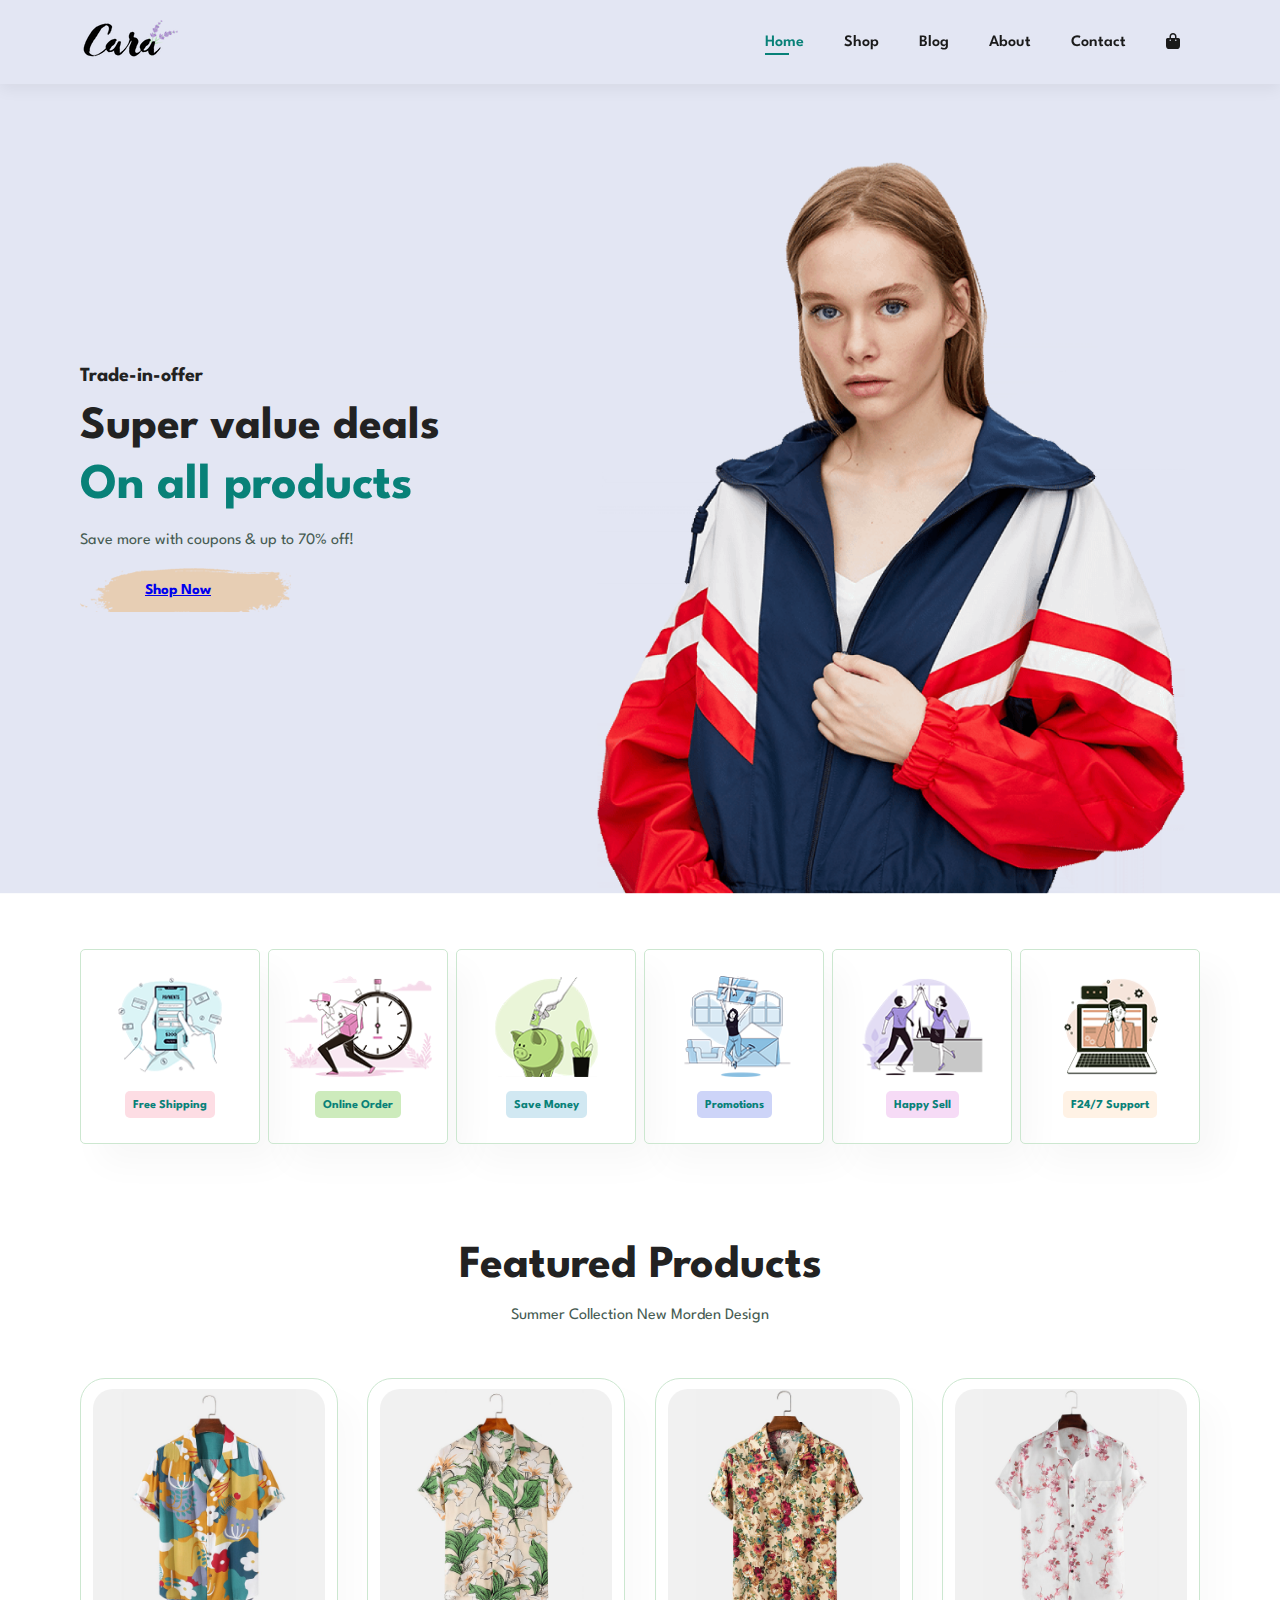
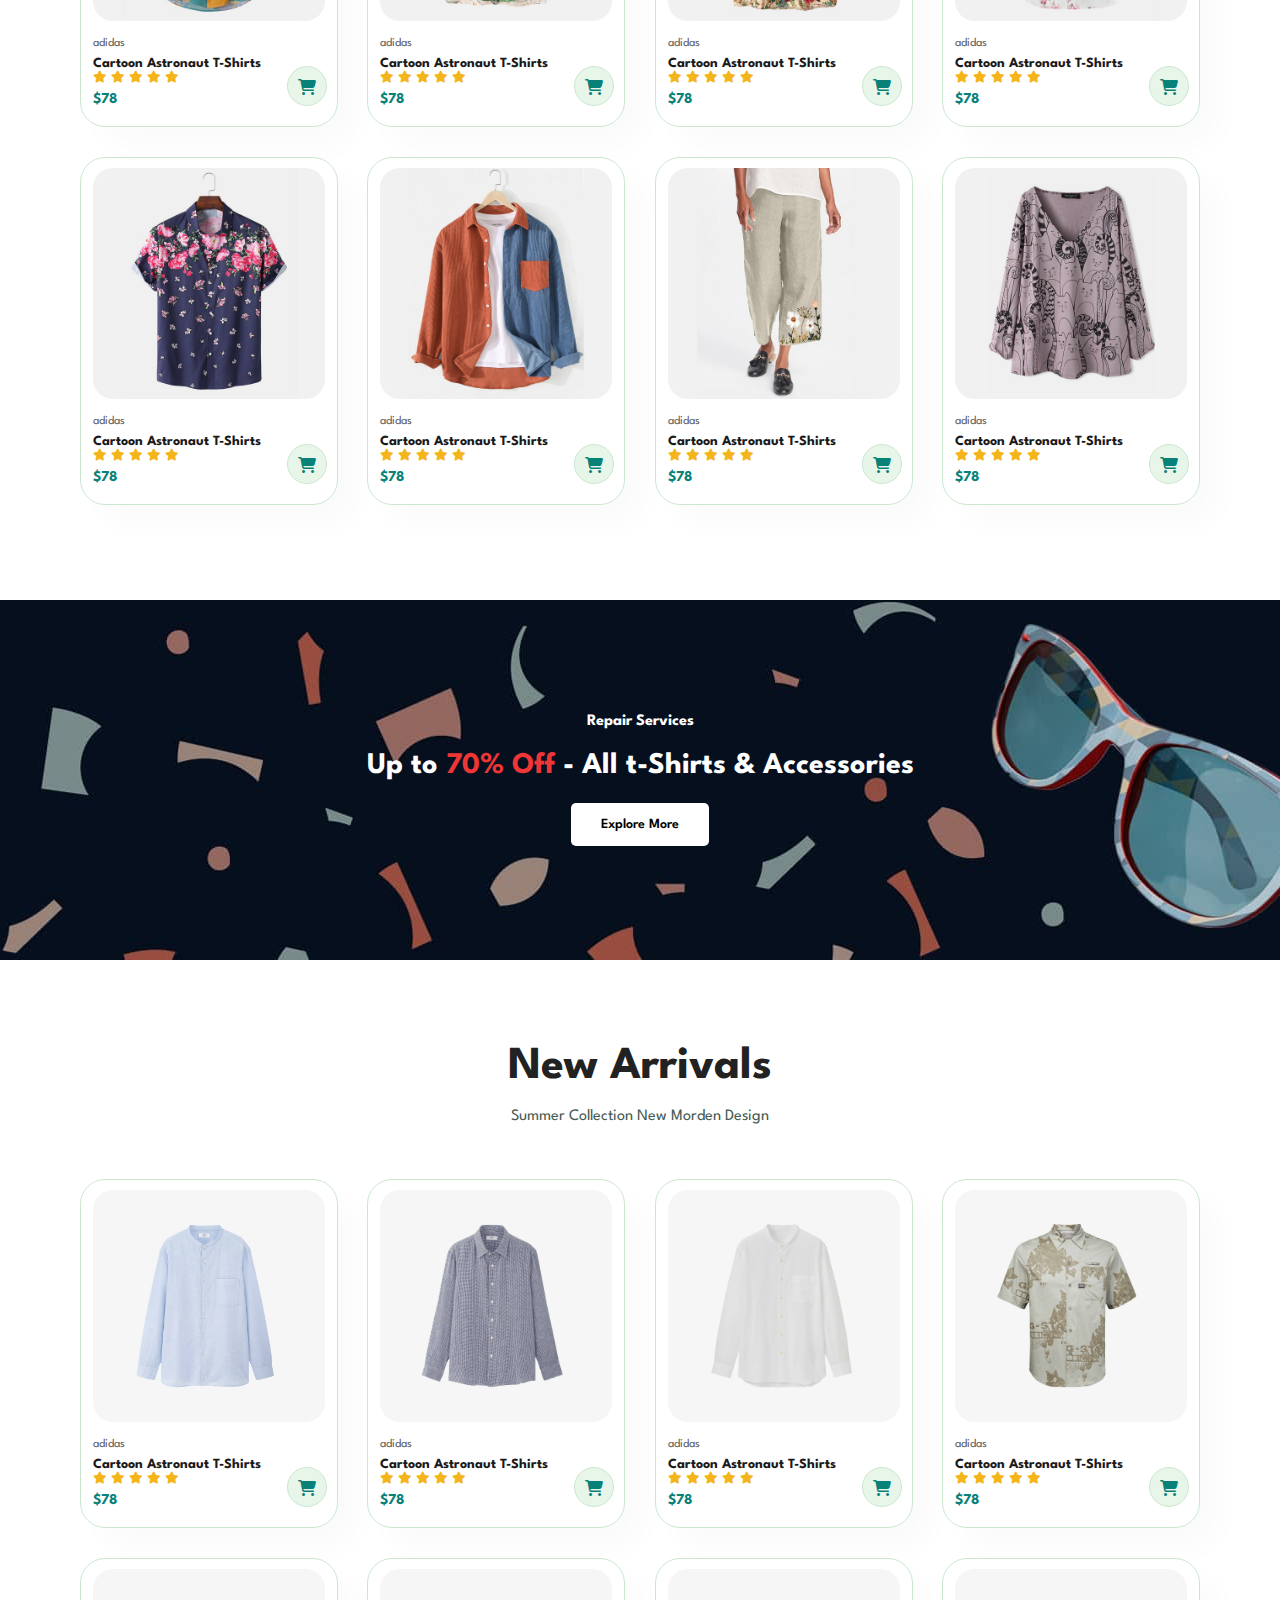
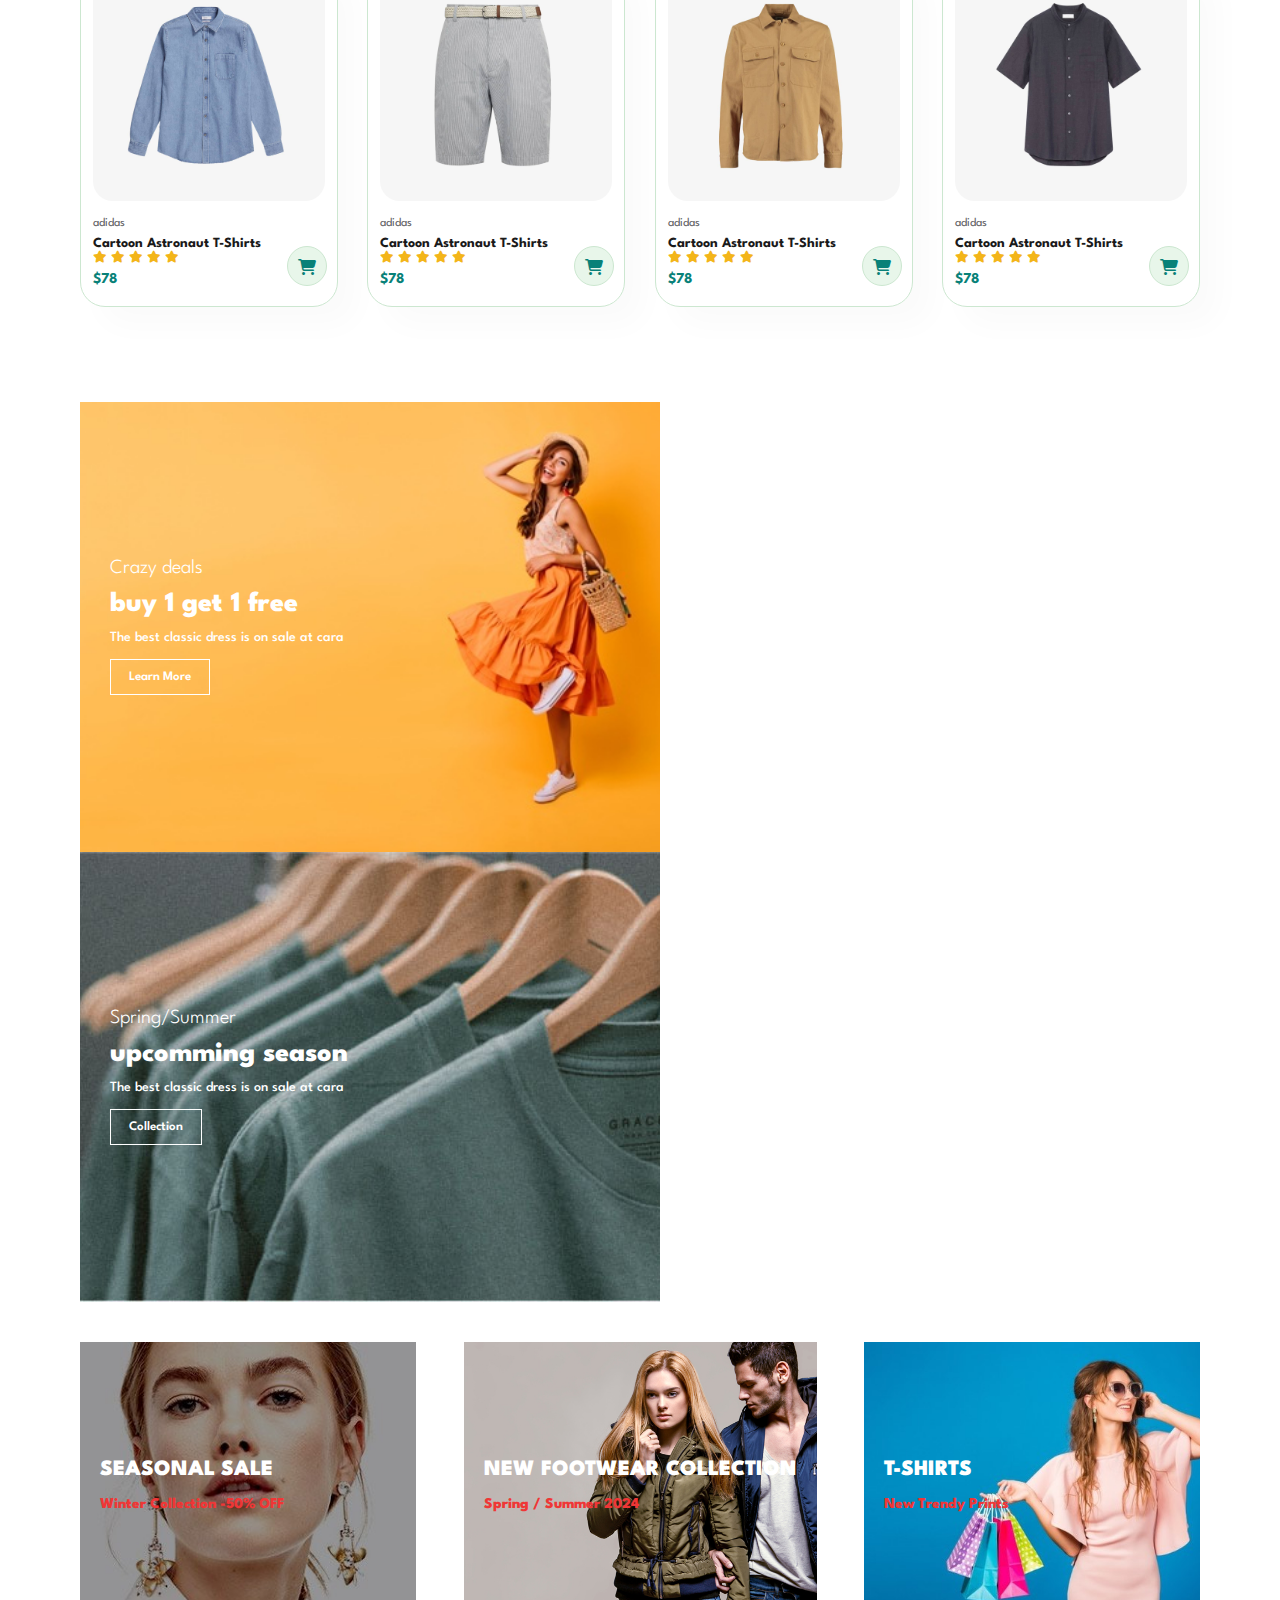
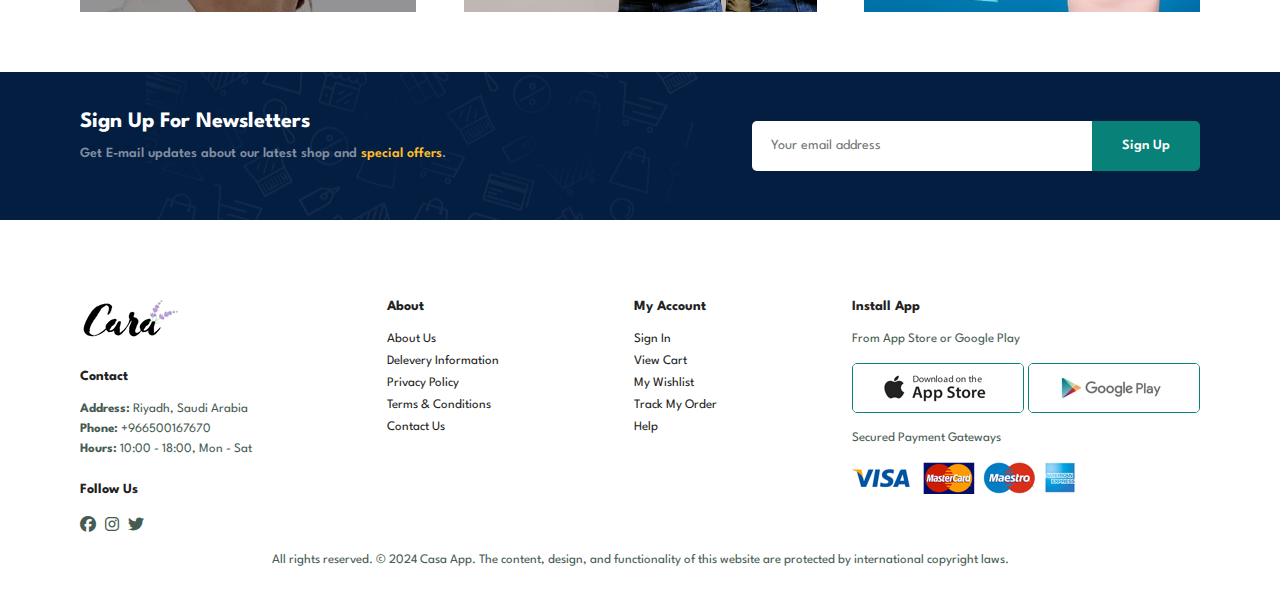
<file: index.html>
<!DOCTYPE html>
<html lang="en">
<head>
    <meta charset="UTF-8">
    <meta name="viewport" content="width=device-width, initial-scale=1.0">
    <title>E-Commerce</title>
    <link rel="shortcut icon" href="./images/logo.png" type="image/x-icon">
    <link rel="stylesheet" href="https://cdnjs.cloudflare.com/ajax/libs/font-awesome/6.5.1/css/all.min.css" referrerpolicy="no-referrer" />
    <link rel="stylesheet" href="./styles.css">
</head>
<body>
    <section id="header">
        <a href="#"><img src="./images/logo.png" class="logo" alt="logo"></a>

        <div>
            <ul id="navbar">
                <li><a class="active" href="index.html">Home</a></li>
                <li><a href="shop.html">Shop</a></li>
                <li><a href="blog.html">Blog</a></li>
                <li><a href="about.html">About</a></li>
                <li><a href="contact.html">Contact</a></li>
                <li id="lg-bag"><a href="cart.html"><i class="fa-solid fa-bag-shopping"></i></a></li>
                <a href="#" id="close"><i class="fa-solid fa-times"></i></a>
            </ul>
        </div>

        <div id="mobile">
            <a href="cart.html"><i class="fa-solid fa-bag-shopping"></i></a>
            <i id="bar" class="fa-solid fa-outdent"></i>
        </div>
    </section>

    <section id="hero">
        <h4>Trade-in-offer</h4>
        <h2>Super value deals</h2>
        <h1>On all products</h1>
        <p>Save more with coupons & up to 70% off! </p>
        <button><a href="./shop.html">Shop Now</a></button>
    </section>

    <section id="feature" class="section-p1">
        <div class="fe-box">
            <img src="./images/features/f1.png" alt="">
            <h6>Free Shipping</h6>
        </div>
        <div class="fe-box">
            <img src="./images/features/f2.png" alt="">
            <h6>Online Order</h6>
        </div>
        <div class="fe-box">
            <img src="./images/features/f3.png" alt="">
            <h6>Save Money</h6>
        </div>
        <div class="fe-box">
            <img src="./images/features/f4.png" alt="">
            <h6>Promotions</h6>
        </div>
        <div class="fe-box">
            <img src="./images/features/f5.png" alt="">
            <h6>Happy Sell</h6>
        </div>
        <div class="fe-box">
            <img src="./images/features/f6.png" alt="">
            <h6>F24/7 Support</h6>
        </div>
    </section>

    <section id="product1" class="section-p1">
        <h2>Featured Products</h2>
        <p>Summer Collection New Morden Design</p>
        <div class="pro-container">
            <div class="pro">
                <img src="./images/products/f1.jpg" alt="">
                <div class="des">
                    <span>adidas</span>
                    <h5>Cartoon Astronaut T-Shirts</h5>
                    <div class="star">
                        <i class="fas fa-star"></i>
                        <i class="fas fa-star"></i>
                        <i class="fas fa-star"></i>
                        <i class="fas fa-star"></i>
                        <i class="fas fa-star"></i>
                    </div>
                    <h4>$78</h4>
                </div>
                <a href="#"><i class="fa fa-shopping-cart cart"></i></a>
            </div>
            <div class="pro">
                <img src="./images/products/f2.jpg" alt="">
                <div class="des">
                    <span>adidas</span>
                    <h5>Cartoon Astronaut T-Shirts</h5>
                    <div class="star">
                        <i class="fas fa-star"></i>
                        <i class="fas fa-star"></i>
                        <i class="fas fa-star"></i>
                        <i class="fas fa-star"></i>
                        <i class="fas fa-star"></i>
                    </div>
                    <h4>$78</h4>
                </div>
                <a href="#"><i class="fa fa-shopping-cart cart"></i></a>
            </div>
            <div class="pro">
                <img src="./images/products/f3.jpg" alt="">
                <div class="des">
                    <span>adidas</span>
                    <h5>Cartoon Astronaut T-Shirts</h5>
                    <div class="star">
                        <i class="fas fa-star"></i>
                        <i class="fas fa-star"></i>
                        <i class="fas fa-star"></i>
                        <i class="fas fa-star"></i>
                        <i class="fas fa-star"></i>
                    </div>
                    <h4>$78</h4>
                </div>
                <a href="#"><i class="fa fa-shopping-cart cart"></i></a>
            </div>
            <div class="pro">
                <img src="./images/products/f4.jpg" alt="">
                <div class="des">
                    <span>adidas</span>
                    <h5>Cartoon Astronaut T-Shirts</h5>
                    <div class="star">
                        <i class="fas fa-star"></i>
                        <i class="fas fa-star"></i>
                        <i class="fas fa-star"></i>
                        <i class="fas fa-star"></i>
                        <i class="fas fa-star"></i>
                    </div>
                    <h4>$78</h4>
                </div>
                <a href="#"><i class="fa fa-shopping-cart cart"></i></a>
            </div>
            <div class="pro">
                <img src="./images/products/f5.jpg" alt="">
                <div class="des">
                    <span>adidas</span>
                    <h5>Cartoon Astronaut T-Shirts</h5>
                    <div class="star">
                        <i class="fas fa-star"></i>
                        <i class="fas fa-star"></i>
                        <i class="fas fa-star"></i>
                        <i class="fas fa-star"></i>
                        <i class="fas fa-star"></i>
                    </div>
                    <h4>$78</h4>
                </div>
                <a href="#"><i class="fa fa-shopping-cart cart"></i></a>
            </div>
            <div class="pro">
                <img src="./images/products/f6.jpg" alt="">
                <div class="des">
                    <span>adidas</span>
                    <h5>Cartoon Astronaut T-Shirts</h5>
                    <div class="star">
                        <i class="fas fa-star"></i>
                        <i class="fas fa-star"></i>
                        <i class="fas fa-star"></i>
                        <i class="fas fa-star"></i>
                        <i class="fas fa-star"></i>
                    </div>
                    <h4>$78</h4>
                </div>
                <a href="#"><i class="fa fa-shopping-cart cart"></i></a>
            </div>
            <div class="pro">
                <img src="./images/products/f7.jpg" alt="">
                <div class="des">
                    <span>adidas</span>
                    <h5>Cartoon Astronaut T-Shirts</h5>
                    <div class="star">
                        <i class="fas fa-star"></i>
                        <i class="fas fa-star"></i>
                        <i class="fas fa-star"></i>
                        <i class="fas fa-star"></i>
                        <i class="fas fa-star"></i>
                    </div>
                    <h4>$78</h4>
                </div>
                <a href="#"><i class="fa fa-shopping-cart cart"></i></a>
            </div>
            <div class="pro">
                <img src="./images/products/f8.jpg" alt="">
                <div class="des">
                    <span>adidas</span>
                    <h5>Cartoon Astronaut T-Shirts</h5>
                    <div class="star">
                        <i class="fas fa-star"></i>
                        <i class="fas fa-star"></i>
                        <i class="fas fa-star"></i>
                        <i class="fas fa-star"></i>
                        <i class="fas fa-star"></i>
                    </div>
                    <h4>$78</h4>
                </div>
                <a href="#"><i class="fa fa-shopping-cart cart"></i></a>
            </div>
        </div>
    </section>

    <section id="banner" class="section-m1">
        <h4>Repair Services</h4>
        <h2>Up to <span>70% Off</span> - All t-Shirts & Accessories</h2>
        <button class="normal">Explore More</button>
    </section>

    <section id="product1" class="section-p1">
        <h2>New Arrivals</h2>
        <p>Summer Collection New Morden Design</p>
        <div class="pro-container">
            <div class="pro">
                <img src="./images/products/n1.jpg" alt="">
                <div class="des">
                    <span>adidas</span>
                    <h5>Cartoon Astronaut T-Shirts</h5>
                    <div class="star">
                        <i class="fas fa-star"></i>
                        <i class="fas fa-star"></i>
                        <i class="fas fa-star"></i>
                        <i class="fas fa-star"></i>
                        <i class="fas fa-star"></i>
                    </div>
                    <h4>$78</h4>
                </div>
                <a href="#"><i class="fa fa-shopping-cart cart"></i></a>
            </div>
            <div class="pro">
                <img src="./images/products/n2.jpg" alt="">
                <div class="des">
                    <span>adidas</span>
                    <h5>Cartoon Astronaut T-Shirts</h5>
                    <div class="star">
                        <i class="fas fa-star"></i>
                        <i class="fas fa-star"></i>
                        <i class="fas fa-star"></i>
                        <i class="fas fa-star"></i>
                        <i class="fas fa-star"></i>
                    </div>
                    <h4>$78</h4>
                </div>
                <a href="#"><i class="fa fa-shopping-cart cart"></i></a>
            </div>
            <div class="pro">
                <img src="./images/products/n3.jpg" alt="">
                <div class="des">
                    <span>adidas</span>
                    <h5>Cartoon Astronaut T-Shirts</h5>
                    <div class="star">
                        <i class="fas fa-star"></i>
                        <i class="fas fa-star"></i>
                        <i class="fas fa-star"></i>
                        <i class="fas fa-star"></i>
                        <i class="fas fa-star"></i>
                    </div>
                    <h4>$78</h4>
                </div>
                <a href="#"><i class="fa fa-shopping-cart cart"></i></a>
            </div>
            <div class="pro">
                <img src="./images/products/n4.jpg" alt="">
                <div class="des">
                    <span>adidas</span>
                    <h5>Cartoon Astronaut T-Shirts</h5>
                    <div class="star">
                        <i class="fas fa-star"></i>
                        <i class="fas fa-star"></i>
                        <i class="fas fa-star"></i>
                        <i class="fas fa-star"></i>
                        <i class="fas fa-star"></i>
                    </div>
                    <h4>$78</h4>
                </div>
                <a href="#"><i class="fa fa-shopping-cart cart"></i></a>
            </div>
            <div class="pro">
                <img src="./images/products/n5.jpg" alt="">
                <div class="des">
                    <span>adidas</span>
                    <h5>Cartoon Astronaut T-Shirts</h5>
                    <div class="star">
                        <i class="fas fa-star"></i>
                        <i class="fas fa-star"></i>
                        <i class="fas fa-star"></i>
                        <i class="fas fa-star"></i>
                        <i class="fas fa-star"></i>
                    </div>
                    <h4>$78</h4>
                </div>
                <a href="#"><i class="fa fa-shopping-cart cart"></i></a>
            </div>
            <div class="pro">
                <img src="./images/products/n6.jpg" alt="">
                <div class="des">
                    <span>adidas</span>
                    <h5>Cartoon Astronaut T-Shirts</h5>
                    <div class="star">
                        <i class="fas fa-star"></i>
                        <i class="fas fa-star"></i>
                        <i class="fas fa-star"></i>
                        <i class="fas fa-star"></i>
                        <i class="fas fa-star"></i>
                    </div>
                    <h4>$78</h4>
                </div>
                <a href="#"><i class="fa fa-shopping-cart cart"></i></a>
            </div>
            <div class="pro">
                <img src="./images/products/n7.jpg" alt="">
                <div class="des">
                    <span>adidas</span>
                    <h5>Cartoon Astronaut T-Shirts</h5>
                    <div class="star">
                        <i class="fas fa-star"></i>
                        <i class="fas fa-star"></i>
                        <i class="fas fa-star"></i>
                        <i class="fas fa-star"></i>
                        <i class="fas fa-star"></i>
                    </div>
                    <h4>$78</h4>
                </div>
                <a href="#"><i class="fa fa-shopping-cart cart"></i></a>
            </div>
            <div class="pro">
                <img src="./images/products/n8.jpg" alt="">
                <div class="des">
                    <span>adidas</span>
                    <h5>Cartoon Astronaut T-Shirts</h5>
                    <div class="star">
                        <i class="fas fa-star"></i>
                        <i class="fas fa-star"></i>
                        <i class="fas fa-star"></i>
                        <i class="fas fa-star"></i>
                        <i class="fas fa-star"></i>
                    </div>
                    <h4>$78</h4>
                </div>
                <a href="#"><i class="fa fa-shopping-cart cart"></i></a>
            </div>
        </div>
    </section>

    <section id="sm-banner" class="section-p1">
        <div class="banner-box">
            <h4>Crazy deals</h4>
            <h2>buy 1 get 1 free</h2>
            <span>The best classic dress is on sale at cara</span>
            <button class="white">Learn More</button>
        </div>
        <div class="banner-box banner-box2">
            <h4>Spring/Summer</h4>
            <h2>upcomming season</h2>
            <span>The best classic dress is on sale at cara</span>
            <button class="white">Collection</button>
        </div>
    </section>

    <section id="banner3">
        <div class="banner-box">
            <h2>SEASONAL SALE</h2>
            <h3>Winter Collection -50% OFF</h3>
        </div>
        <div class="banner-box banner-box2">
            <h2>NEW FOOTWEAR COLLECTION</h2>
            <h3>Spring / Summer 2024</h3>
        </div>
        <div class="banner-box banner-box3">
            <h2>T-SHIRTS</h2>
            <h3>New Trendy Prints</h3>
        </div>
    </section>

    <section id="newsletter" class="section-p1 section-m1">
        <div class="newstext">
            <h4>Sign Up For Newsletters</h4>
            <p>Get E-mail updates about our latest shop and <span>special offers</span>.</p>
        </div>
        <div class="form">
            <input type="email" placeholder="Your email address">
            <button class="normal">Sign Up</button>
        </div>
    </section>

    <footer class="section-p1">
        <div class="col">
            <img class="logo" src="./images/logo.png" alt="">
            <h4>Contact</h4>
            <p><strong>Address: </strong> Riyadh, Saudi Arabia</p>
            <p><strong>Phone: </strong> +966500167670</p>
            <p><strong>Hours: </strong> 10:00 - 18:00, Mon - Sat</p>
            <div class="follow">
                <h4>Follow Us</h4>
                <div class="icon">
                    <i class="fab fa-facebook"></i>
                    <i class="fab fa-instagram"></i>
                    <i class="fab fa-twitter"></i>
                </div>
            </div>
        </div>

        <div class="col">
            <h4>About</h4>
            <a href="#">About Us</a>
            <a href="#">Delevery Information</a>
            <a href="#">Privacy Policy</a>
            <a href="#">Terms & Conditions</a>
            <a href="#">Contact Us</a>
        </div>
        <div class="col">
            <h4>My Account</h4>
            <a href="#">Sign In</a>
            <a href="#">View Cart</a>
            <a href="#">My Wishlist</a>
            <a href="#">Track My Order</a>
            <a href="#">Help</a>
        </div>
        <div class="col install">
            <h4>Install App</h4>
            <p>From App Store or Google Play</p>
            <div class="row">
                <img src="./images/pay/app.jpg" alt="">
                <img src="./images/pay/play.jpg" alt="">
            </div>
            <p>Secured Payment Gateways</p>
            <img src="./images/pay/pay.png" alt="">
        </div>

        <div class="copyright">
            <p>All rights reserved. &copy; 2024 Casa App. The content, design, and functionality of this website are protected by international copyright laws.</p>
        </div>
    </footer>
    
    <script src="./main.js"></script>
</body>
</html>
</file>
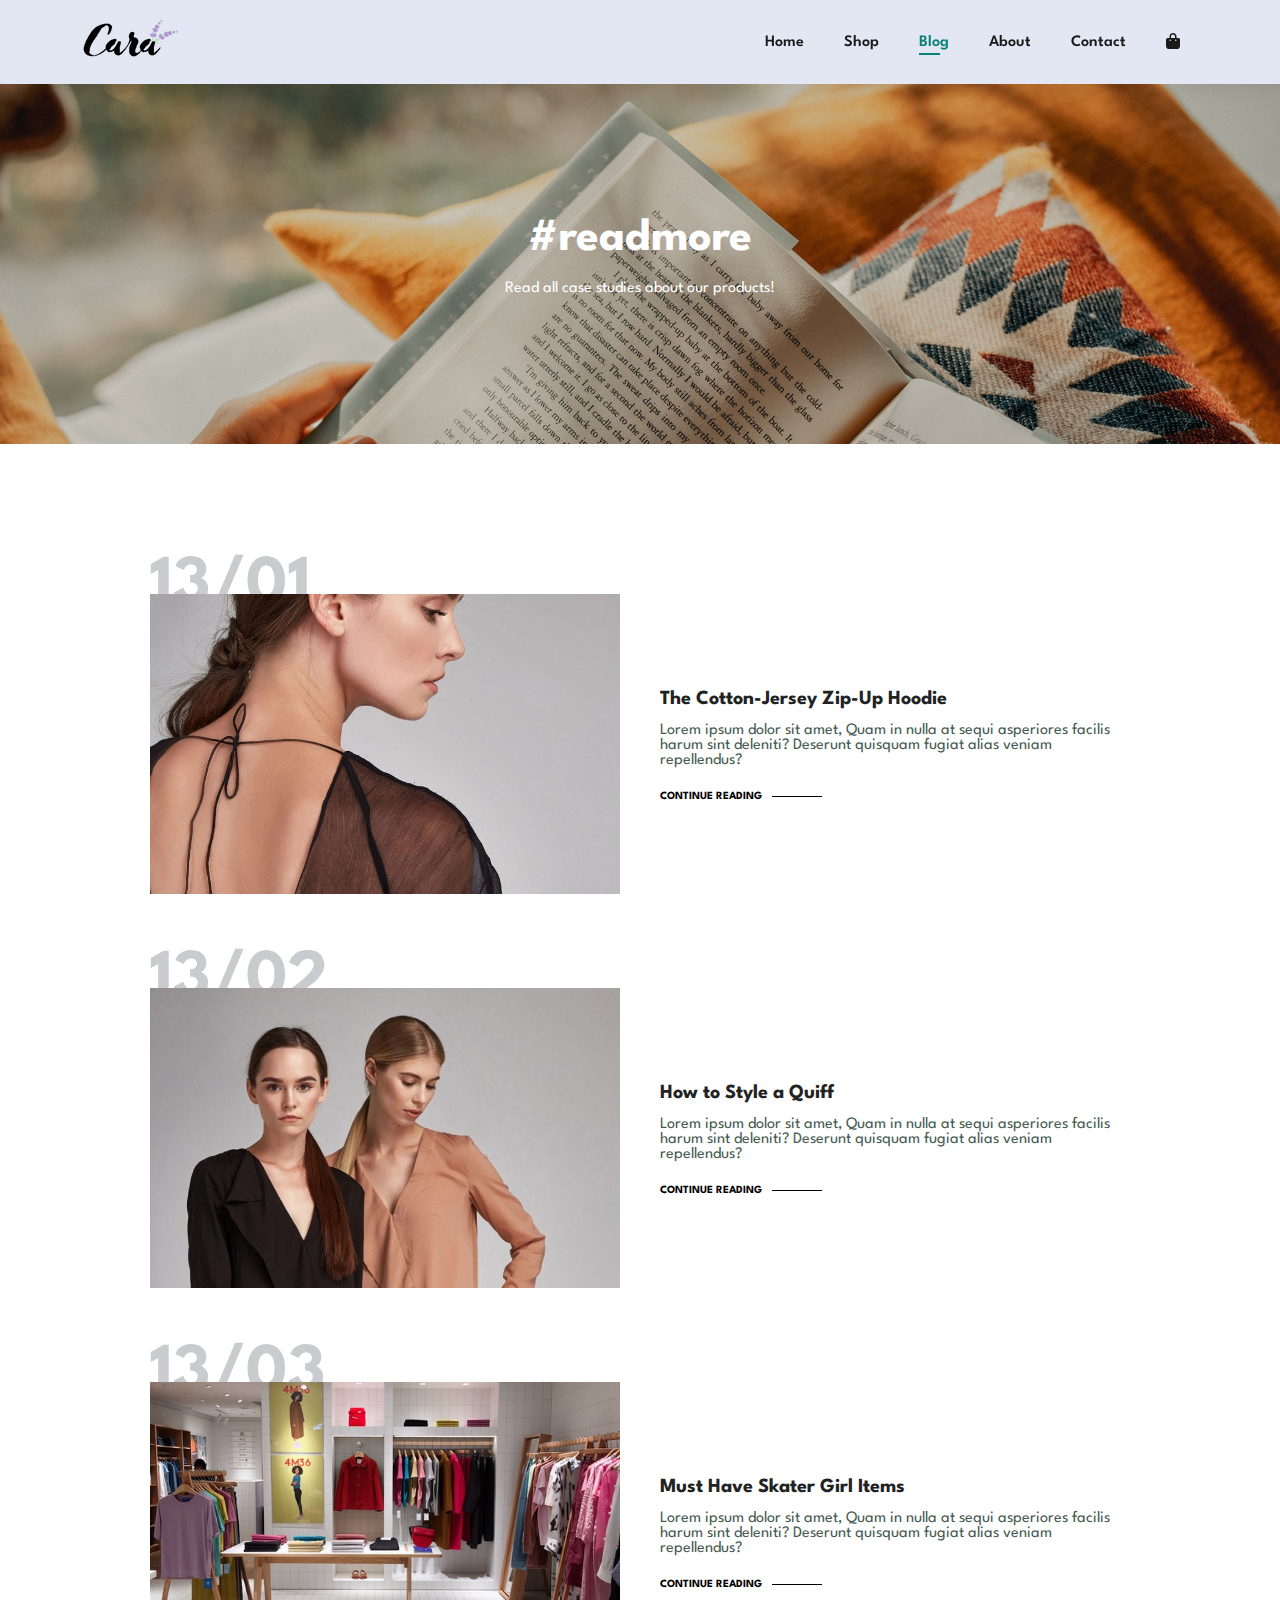
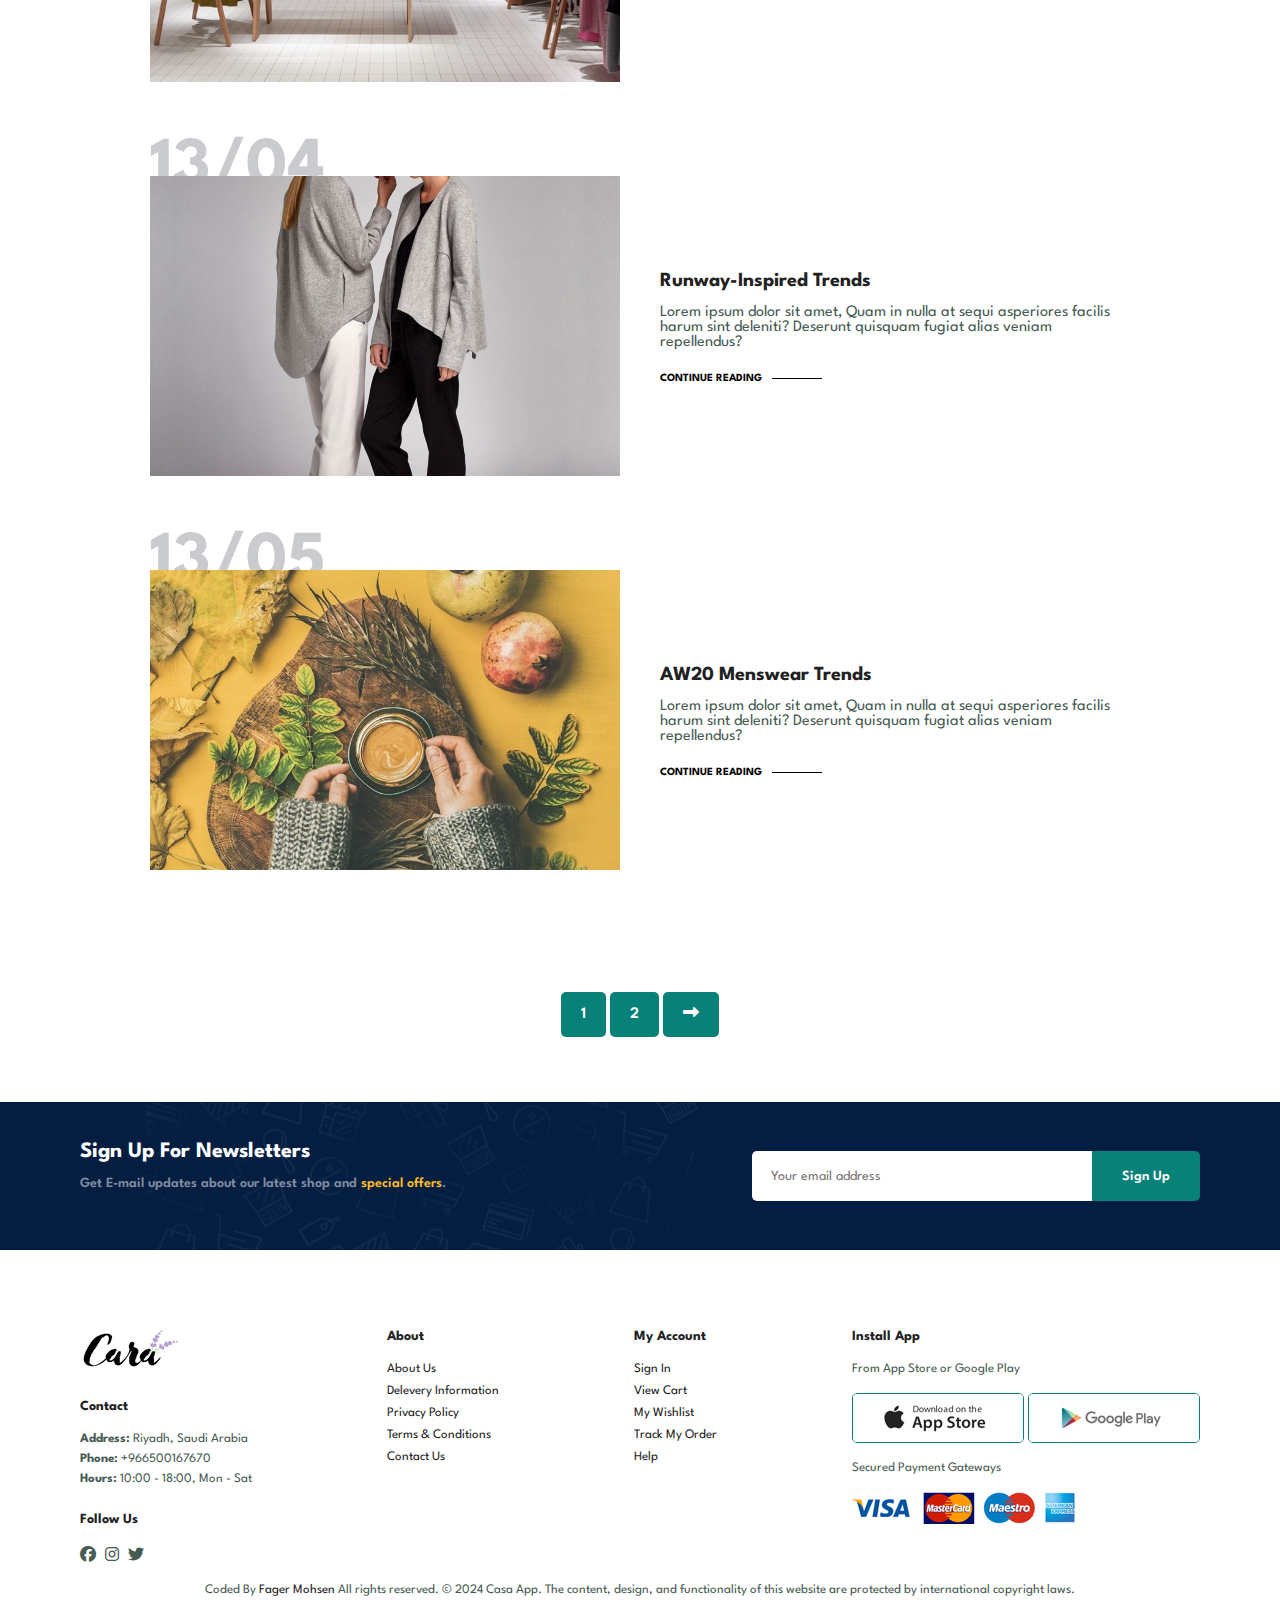
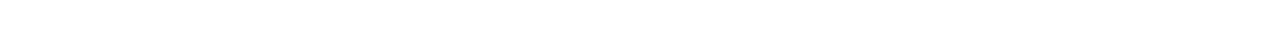
<file: blog.html>
<!DOCTYPE html>
<html lang="en">
<head>
    <meta charset="UTF-8">
    <meta name="viewport" content="width=device-width, initial-scale=1.0">
    <title>E-Commerce</title>
    <link rel="shortcut icon" href="./images/logo.png" type="image/x-icon">
    <link rel="stylesheet" href="https://cdnjs.cloudflare.com/ajax/libs/font-awesome/6.5.1/css/all.min.css" referrerpolicy="no-referrer" />
    <link rel="stylesheet" href="./styles.css">
</head>
<body>
    <section id="header">
        <a href="./index.html"><img src="./images/logo.png" class="logo" alt="logo"></a>

        <div>
            <ul id="navbar">
                <li><a href="index.html">Home</a></li>
                <li><a href="shop.html">Shop</a></li>
                <li><a class="active" href="blog.html">Blog</a></li>
                <li><a href="about.html">About</a></li>
                <li><a href="contact.html">Contact</a></li>
                <li id="lg-bag"><a href="cart.html"><i class="fa-solid fa-bag-shopping"></i></a></li>
                <a href="#" id="close"><i class="fa-solid fa-times"></i></a>
            </ul>
        </div>

        <div id="mobile">
            <a href="cart.html"><i class="fa-solid fa-bag-shopping"></i></a>
            <i id="bar" class="fa-solid fa-outdent"></i>
        </div>
    </section>

    <section id="page-header" class="blog-header">
        <h2>#readmore</h2>
        <p>Read all case studies about our products!</p>
    </section>

    <section id="blog">
        <div class="blog-box">
            <div class="blog-img">
                <img src="./images/blog/b1.jpg" alt="">
            </div>
            <div class="blog-details">
                <h4>The Cotton-Jersey Zip-Up Hoodie</h4>
                <p>Lorem ipsum dolor sit amet, Quam in nulla at sequi asperiores facilis harum sint deleniti? Deserunt quisquam fugiat alias veniam repellendus?</p>
                <a href="#">CONTINUE READING</a>
            </div>
            <h1>13/01</h1>
        </div>
        <div class="blog-box">
            <div class="blog-img">
                <img src="./images/blog/b2.jpg" alt="">
            </div>
            <div class="blog-details">
                <h4>How to Style a Quiff</h4>
                <p>Lorem ipsum dolor sit amet, Quam in nulla at sequi asperiores facilis harum sint deleniti? Deserunt quisquam fugiat alias veniam repellendus?</p>
                <a href="#">CONTINUE READING</a>
            </div>
            <h1>13/02</h1>
        </div>
        <div class="blog-box">
            <div class="blog-img">
                <img src="./images/blog/b3.jpg" alt="">
            </div>
            <div class="blog-details">
                <h4>Must Have Skater Girl Items</h4>
                <p>Lorem ipsum dolor sit amet, Quam in nulla at sequi asperiores facilis harum sint deleniti? Deserunt quisquam fugiat alias veniam repellendus?</p>
                <a href="#">CONTINUE READING</a>
            </div>
            <h1>13/03</h1>
        </div>
        <div class="blog-box">
            <div class="blog-img">
                <img src="./images/blog/b4.jpg" alt="">
            </div>
            <div class="blog-details">
                <h4>Runway-Inspired Trends</h4>
                <p>Lorem ipsum dolor sit amet, Quam in nulla at sequi asperiores facilis harum sint deleniti? Deserunt quisquam fugiat alias veniam repellendus?</p>
                <a href="#">CONTINUE READING</a>
            </div>
            <h1>13/04</h1>
        </div>
        <div class="blog-box">
            <div class="blog-img">
                <img src="./images/blog/b6.jpg" alt="">
            </div>
            <div class="blog-details">
                <h4>AW20 Menswear Trends</h4>
                <p>Lorem ipsum dolor sit amet, Quam in nulla at sequi asperiores facilis harum sint deleniti? Deserunt quisquam fugiat alias veniam repellendus?</p>
                <a href="#">CONTINUE READING</a>
            </div>
            <h1>13/05</h1>
        </div>
    </section>

    <section id="pagination" class="section-p1">
        <a href="#">1</a>
        <a href="#">2</a>
        <a href="#"><i class="fa fa-long-arrow-alt-right"></i></a>
    </section>

    <section id="newsletter" class="section-p1 section-m1">
        <div class="newstext">
            <h4>Sign Up For Newsletters</h4>
            <p>Get E-mail updates about our latest shop and <span>special offers</span>.</p>
        </div>
        <div class="form">
            <input type="email" placeholder="Your email address">
            <button class="normal">Sign Up</button>
        </div>
    </section>

    <footer class="section-p1">
        <div class="col">
            <img class="logo" src="./images/logo.png" alt="">
            <h4>Contact</h4>
            <p><strong>Address: </strong> Riyadh, Saudi Arabia</p>
            <p><strong>Phone: </strong> +966500167670</p>
            <p><strong>Hours: </strong> 10:00 - 18:00, Mon - Sat</p>
            <div class="follow">
                <h4>Follow Us</h4>
                <div class="icon">
                    <i class="fab fa-facebook"></i>
                    <i class="fab fa-instagram"></i>
                    <i class="fab fa-twitter"></i>
                </div>
            </div>
        </div>

        <div class="col">
            <h4>About</h4>
            <a href="#">About Us</a>
            <a href="#">Delevery Information</a>
            <a href="#">Privacy Policy</a>
            <a href="#">Terms & Conditions</a>
            <a href="#">Contact Us</a>
        </div>
        <div class="col">
            <h4>My Account</h4>
            <a href="#">Sign In</a>
            <a href="#">View Cart</a>
            <a href="#">My Wishlist</a>
            <a href="#">Track My Order</a>
            <a href="#">Help</a>
        </div>
        <div class="col install">
            <h4>Install App</h4>
            <p>From App Store or Google Play</p>
            <div class="row">
                <img src="./images/pay/app.jpg" alt="">
                <img src="./images/pay/play.jpg" alt="">
            </div>
            <p>Secured Payment Gateways</p>
            <img src="./images/pay/pay.png" alt="">
        </div>

        <div class="copyright">
            <p>Coded By <a href="https://www.linkedin.com/in/fager-saeed-25a923296/">Fager Mohsen</a> All rights reserved. &copy; 2024 Casa App. The content, design, and functionality of this website are protected by international copyright laws.</p>
        </div>
    </footer>
    
    <script src="./main.js"></script>
</body>
</html>
</file>
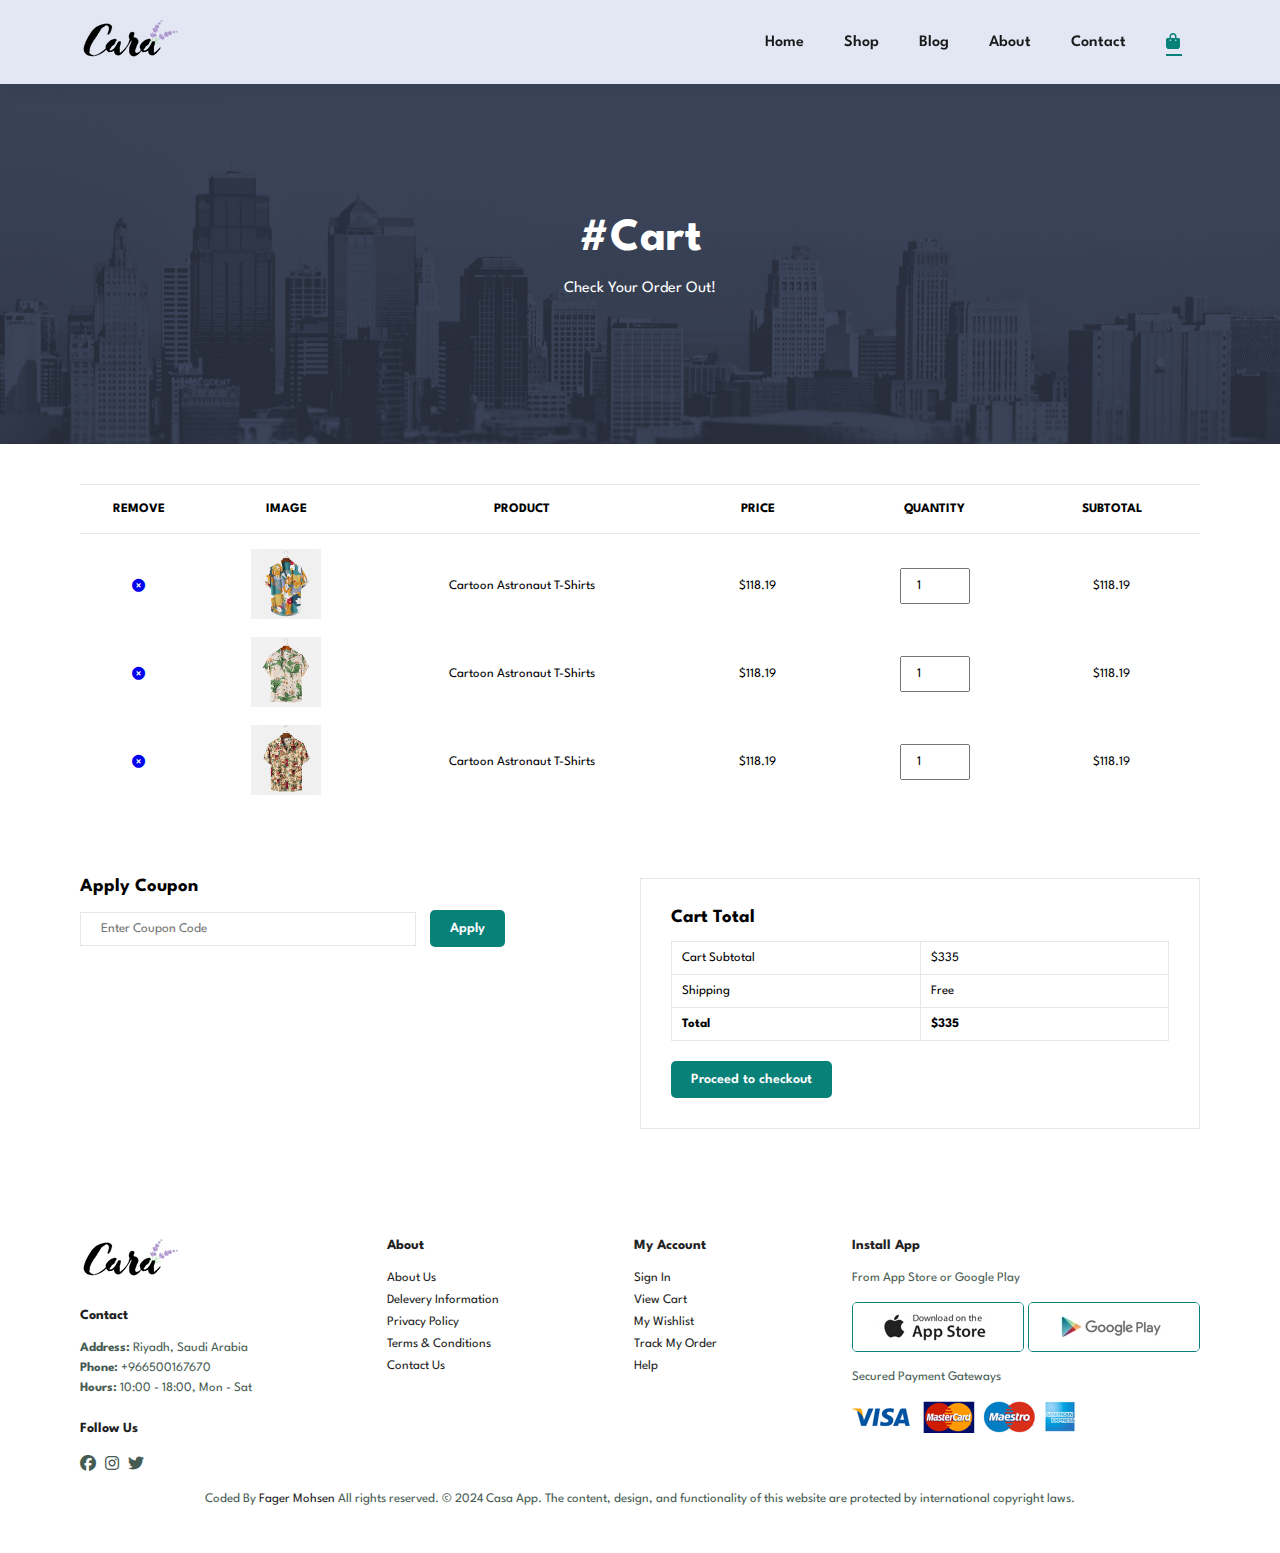
<file: cart.html>
<!DOCTYPE html>
<html lang="en">
<head>
    <meta charset="UTF-8">
    <meta name="viewport" content="width=device-width, initial-scale=1.0">
    <title>E-Commerce</title>
    <link rel="shortcut icon" href="./images/logo.png" type="image/x-icon">
    <link rel="stylesheet" href="https://cdnjs.cloudflare.com/ajax/libs/font-awesome/6.5.1/css/all.min.css"
        referrerpolicy="no-referrer" />
    <link rel="stylesheet" href="./styles.css">
</head>
<body>
    <section id="header">
        <a href="./index.html"><img src="./images/logo.png" class="logo" alt="logo"></a>

        <div>
            <ul id="navbar">
                <li><a href="index.html">Home</a></li>
                <li><a href="shop.html">Shop</a></li>
                <li><a href="blog.html">Blog</a></li>
                <li><a href="about.html">About</a></li>
                <li><a href="contact.html">Contact</a></li>
                <li id="lg-bag"><a class="active" href="cart.html"><i class="fa-solid fa-bag-shopping"></i></a></li>
                <a href="#" id="close"><i class="fa-solid fa-times"></i></a>
            </ul>
        </div>

        <div id="mobile">
            <a href="cart.html"><i class="fa-solid fa-bag-shopping"></i></a>
            <i id="bar" class="fa-solid fa-outdent"></i>
        </div>
    </section>

    <section id="page-header" class="about-header">
        <h2>#Cart</h2>
        <p>Check Your Order Out!</p>
    </section>

    <section id="cart" class="section-p1">
        <table width="100%">
            <thead>
                <tr>
                    <td>Remove</td>
                    <td>Image</td>
                    <td>Product</td>
                    <td>Price</td>
                    <td>Quantity</td>
                    <td>Subtotal</td>
                </tr>
            </thead>
            <tbody>
                <tr>
                    <td><a href="#"><i class="fa-solid fa-times-circle"></i></a></td>
                    <td><img src="./images/products/f1.jpg" alt=""></td>
                    <td>Cartoon Astronaut T-Shirts</td>
                    <td>$118.19</td>
                    <td><input type="number" value="1"></td>
                    <td>$118.19</td>
                </tr>
                <tr>
                    <td><a href="#"><i class="fa-solid fa-times-circle"></i></a></td>
                    <td><img src="./images/products/f2.jpg" alt=""></td>
                    <td>Cartoon Astronaut T-Shirts</td>
                    <td>$118.19</td>
                    <td><input type="number" value="1"></td>
                    <td>$118.19</td>
                </tr>
                <tr>
                    <td><a href="#"><i class="fa-solid fa-times-circle"></i></a></td>
                    <td><img src="./images/products/f3.jpg" alt=""></td>
                    <td>Cartoon Astronaut T-Shirts</td>
                    <td>$118.19</td>
                    <td><input type="number" value="1"></td>
                    <td>$118.19</td>
                </tr>
            </tbody>
        </table>
    </section>

    <section id="cart-add" class="section-p1">
        <div id="coupon">
            <h3>Apply Coupon</h3>
            <div>
                <input type="text" placeholder="Enter Coupon Code">
                <button class="normal">Apply</button>
            </div>
        </div>

        <div id="subtotal">
            <h3>Cart Total</h3>
            <table>
                <tr>
                    <td>Cart Subtotal</td>
                    <td>$335</td>
                </tr>
                <tr>
                    <td>Shipping</td>
                    <td>Free</td>
                </tr>
                <tr>
                    <td><strong>Total</strong></td>
                    <td><strong>$335</strong></td>
                </tr>
            </table>
            <button class="normal">Proceed to checkout</button>
        </div>
    </section>

    <footer class="section-p1">
        <div class="col">
            <img class="logo" src="./images/logo.png" alt="">
            <h4>Contact</h4>
            <p><strong>Address: </strong> Riyadh, Saudi Arabia</p>
            <p><strong>Phone: </strong> +966500167670</p>
            <p><strong>Hours: </strong> 10:00 - 18:00, Mon - Sat</p>
            <div class="follow">
                <h4>Follow Us</h4>
                <div class="icon">
                    <i class="fab fa-facebook"></i>
                    <i class="fab fa-instagram"></i>
                    <i class="fab fa-twitter"></i>
                </div>
            </div>
        </div>

        <div class="col">
            <h4>About</h4>
            <a href="#">About Us</a>
            <a href="#">Delevery Information</a>
            <a href="#">Privacy Policy</a>
            <a href="#">Terms & Conditions</a>
            <a href="#">Contact Us</a>
        </div>
        <div class="col">
            <h4>My Account</h4>
            <a href="#">Sign In</a>
            <a href="#">View Cart</a>
            <a href="#">My Wishlist</a>
            <a href="#">Track My Order</a>
            <a href="#">Help</a>
        </div>
        <div class="col install">
            <h4>Install App</h4>
            <p>From App Store or Google Play</p>
            <div class="row">
                <img src="./images/pay/app.jpg" alt="">
                <img src="./images/pay/play.jpg" alt="">
            </div>
            <p>Secured Payment Gateways</p>
            <img src="./images/pay/pay.png" alt="">
        </div>

        <div class="copyright">
            <p>Coded By <a href="https://www.linkedin.com/in/fager-saeed-25a923296/">Fager Mohsen</a> All rights reserved. &copy; 2024 Casa App. The content, design, and functionality of this website are
                protected by international copyright laws.</p>
        </div>
    </footer>

    <script src="./main.js"></script>
</body>
</html>
</file>
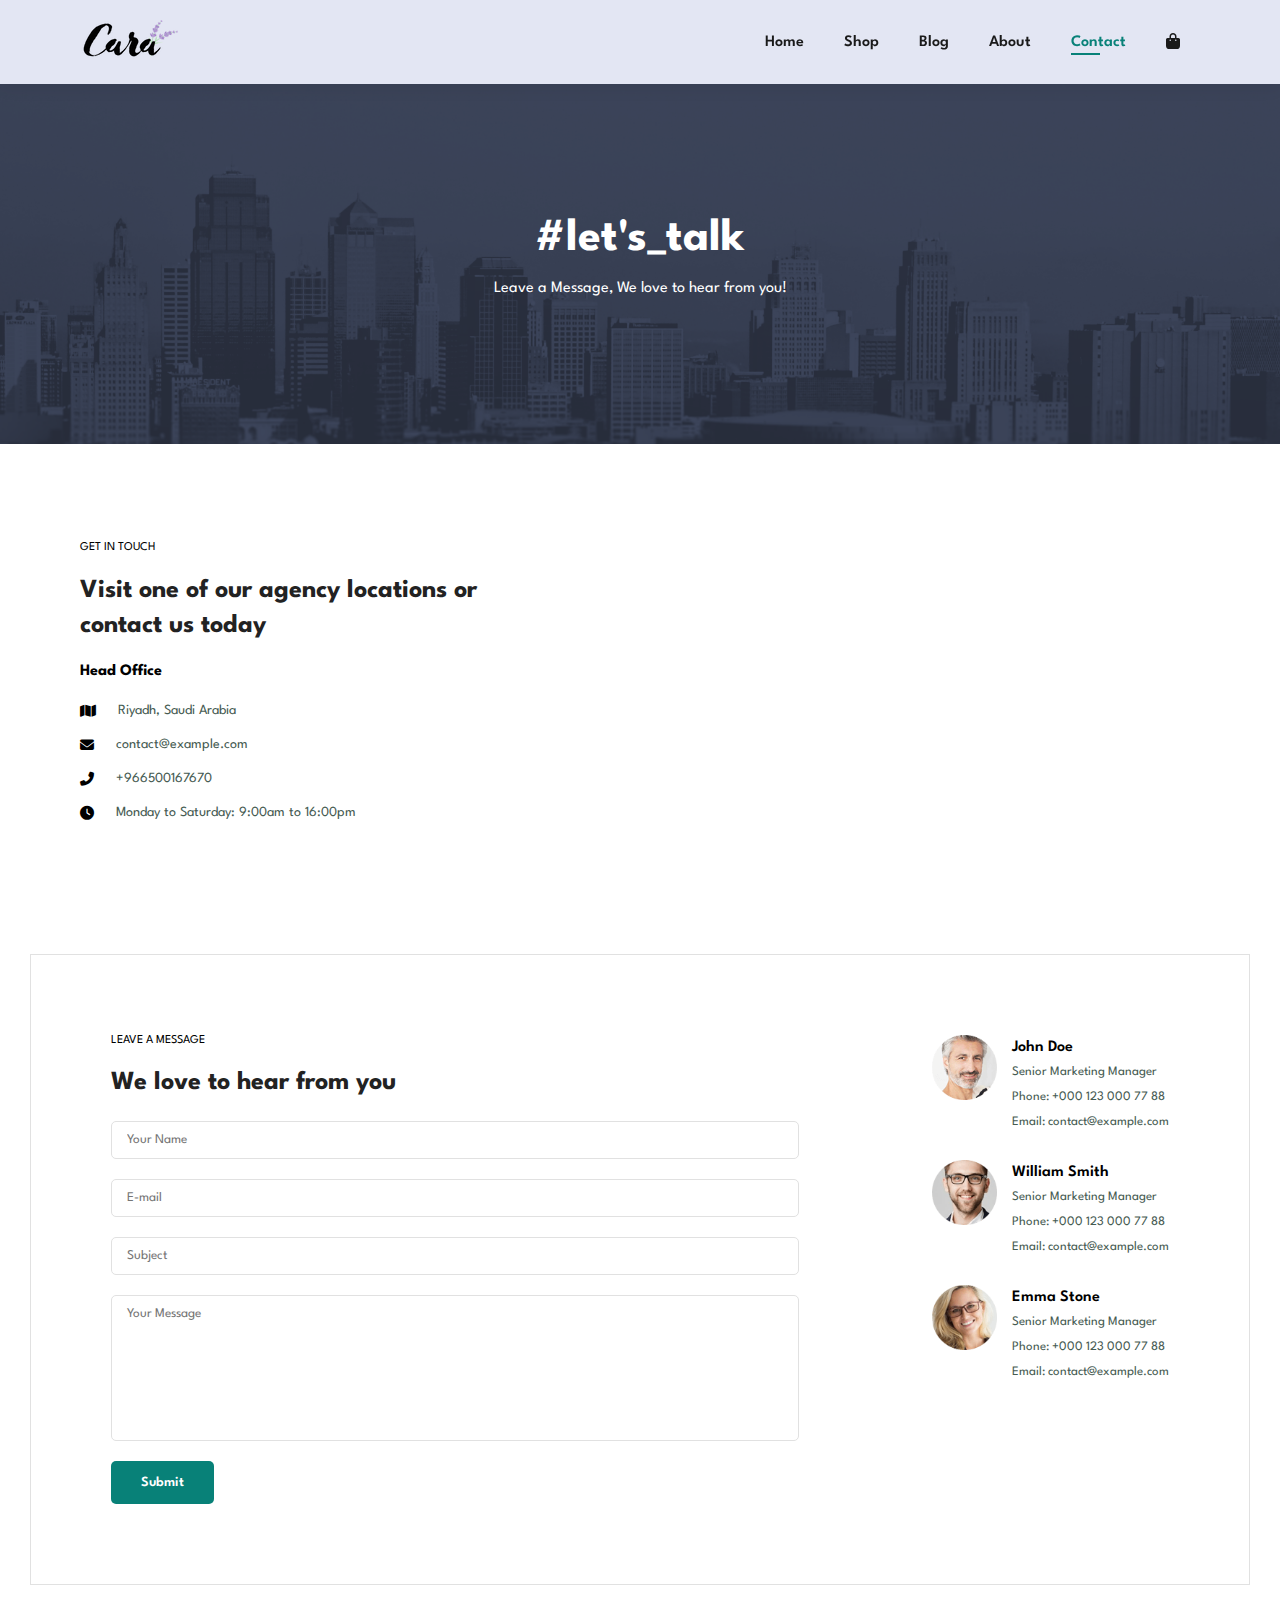
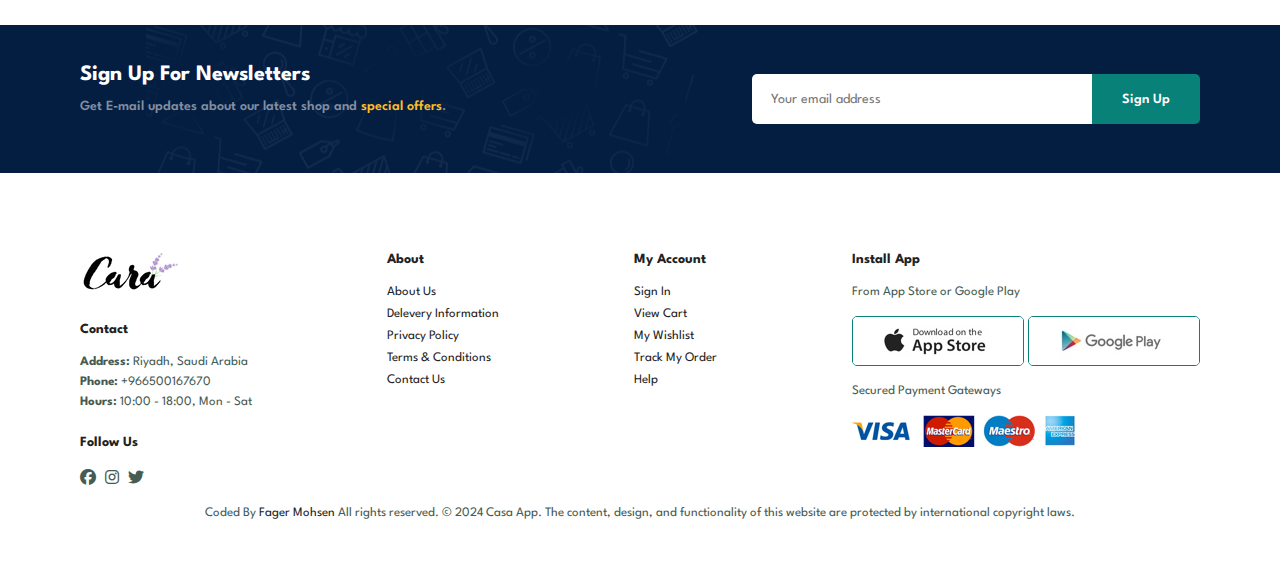
<file: contact.html>
<!DOCTYPE html>
<html lang="en">
<head>
    <meta charset="UTF-8">
    <meta name="viewport" content="width=device-width, initial-scale=1.0">
    <title>E-Commerce</title>
    <link rel="shortcut icon" href="./images/logo.png" type="image/x-icon">
    <link rel="stylesheet" href="https://cdnjs.cloudflare.com/ajax/libs/font-awesome/6.5.1/css/all.min.css"
        referrerpolicy="no-referrer" />
    <link rel="stylesheet" href="./styles.css">
</head>
<body>
    <section id="header">
        <a href="./index.html"><img src="./images/logo.png" class="logo" alt="logo"></a>

        <div>
            <ul id="navbar">
                <li><a href="index.html">Home</a></li>
                <li><a href="shop.html">Shop</a></li>
                <li><a href="blog.html">Blog</a></li>
                <li><a href="about.html">About</a></li>
                <li><a class="active" href="contact.html">Contact</a></li>
                <li id="lg-bag"><a href="cart.html"><i class="fa-solid fa-bag-shopping"></i></a></li>
                <a href="#" id="close"><i class="fa-solid fa-times"></i></a>
            </ul>
        </div>

        <div id="mobile">
            <a href="cart.html"><i class="fa-solid fa-bag-shopping"></i></a>
            <i id="bar" class="fa-solid fa-outdent"></i>
        </div>
    </section>

    <section id="page-header" class="about-header">
        <h2>#let's_talk</h2>
        <p>Leave a Message, We love to hear from you!</p>
    </section>

    <section id="contact-details" class="section-p1">
        <div class="details">
            <span>GET IN TOUCH</span>
            <h2>Visit one of our agency locations or contact us today</h2>
            <h3>Head Office</h3>
            <div>
                <li>
                    <i class="fa-solid fa-map"></i>
                    <p>Riyadh, Saudi Arabia</p>
                </li>
                <li>
                    <i class="fa-solid fa-envelope"></i>
                    <p>contact@example.com</p>
                </li>
                <li>
                    <i class="fa-solid fa-phone-alt"></i>
                    <p>+966500167670</p>
                </li>
                <li>
                    <i class="fa-solid fa-clock"></i>
                    <p>Monday to Saturday: 9:00am to 16:00pm</p>
                </li>
            </div>
        </div>

        <div class="map">
            <iframe src="https://www.google.com/maps/embed?pb=!1m18!1m12!1m3!1d3617.1654822049063!2d46.69979527488307!3d24.960483841248777!2m3!1f0!2f0!3f0!3m2!1i1024!2i768!4f13.1!3m3!1m2!1s0x3e2ef17c1b6edb83%3A0x878a23ea5c9d9e9d!2sRiyadh%20international%20Airport!5e0!3m2!1sen!2ssa!4v1709829273759!5m2!1sen!2ssa" width="600" height="450" style="border:0;" allowfullscreen="" loading="lazy" referrerpolicy="no-referrer-when-downgrade"></iframe>
        </div>
    </section>

    <section id="form-details">
        <form action="">
            <span>LEAVE A MESSAGE</span>
            <h2>We love to hear from you</h2>
            <input type="text" placeholder="Your Name">
            <input type="email" placeholder="E-mail">
            <input type="text" placeholder="Subject">
            <textarea name="" id="" cols="30" rows="10" placeholder="Your Message"></textarea>
            <button type="submit" class="normal">Submit</button>
        </form>

        <div class="people">
            <div>
                <img src="./images/people/1.png" alt="">
                <p><span>John Doe</span> Senior Marketing Manager <br> Phone: +000 123 000 77 88 <br> Email: contact@example.com</p>
            </div>
            <div>
                <img src="./images/people/2.png" alt="">
                <p><span>William Smith</span> Senior Marketing Manager <br> Phone: +000 123 000 77 88 <br> Email: contact@example.com</p>
            </div>
            <div>
                <img src="./images/people/3.png" alt="">
                <p><span>Emma Stone</span> Senior Marketing Manager <br> Phone: +000 123 000 77 88 <br> Email: contact@example.com</p>
            </div>
        </div>
    </section>

    <section id="newsletter" class="section-p1 section-m1">
        <div class="newstext">
            <h4>Sign Up For Newsletters</h4>
            <p>Get E-mail updates about our latest shop and <span>special offers</span>.</p>
        </div>
        <div class="form">
            <input type="email" placeholder="Your email address">
            <button class="normal">Sign Up</button>
        </div>
    </section>

    <footer class="section-p1">
        <div class="col">
            <img class="logo" src="./images/logo.png" alt="">
            <h4>Contact</h4>
            <p><strong>Address: </strong> Riyadh, Saudi Arabia</p>
            <p><strong>Phone: </strong> +966500167670</p>
            <p><strong>Hours: </strong> 10:00 - 18:00, Mon - Sat</p>
            <div class="follow">
                <h4>Follow Us</h4>
                <div class="icon">
                    <i class="fab fa-facebook"></i>
                    <i class="fab fa-instagram"></i>
                    <i class="fab fa-twitter"></i>
                </div>
            </div>
        </div>

        <div class="col">
            <h4>About</h4>
            <a href="#">About Us</a>
            <a href="#">Delevery Information</a>
            <a href="#">Privacy Policy</a>
            <a href="#">Terms & Conditions</a>
            <a href="#">Contact Us</a>
        </div>
        <div class="col">
            <h4>My Account</h4>
            <a href="#">Sign In</a>
            <a href="#">View Cart</a>
            <a href="#">My Wishlist</a>
            <a href="#">Track My Order</a>
            <a href="#">Help</a>
        </div>
        <div class="col install">
            <h4>Install App</h4>
            <p>From App Store or Google Play</p>
            <div class="row">
                <img src="./images/pay/app.jpg" alt="">
                <img src="./images/pay/play.jpg" alt="">
            </div>
            <p>Secured Payment Gateways</p>
            <img src="./images/pay/pay.png" alt="">
        </div>

        <div class="copyright">
            <p>Coded By <a href="https://www.linkedin.com/in/fager-saeed-25a923296/">Fager Mohsen</a> All rights reserved. &copy; 2024 Casa App. The content, design, and functionality of this website are
                protected by international copyright laws.</p>
        </div>
    </footer>

    <script src="./main.js"></script>
</body>
</html>
</file>
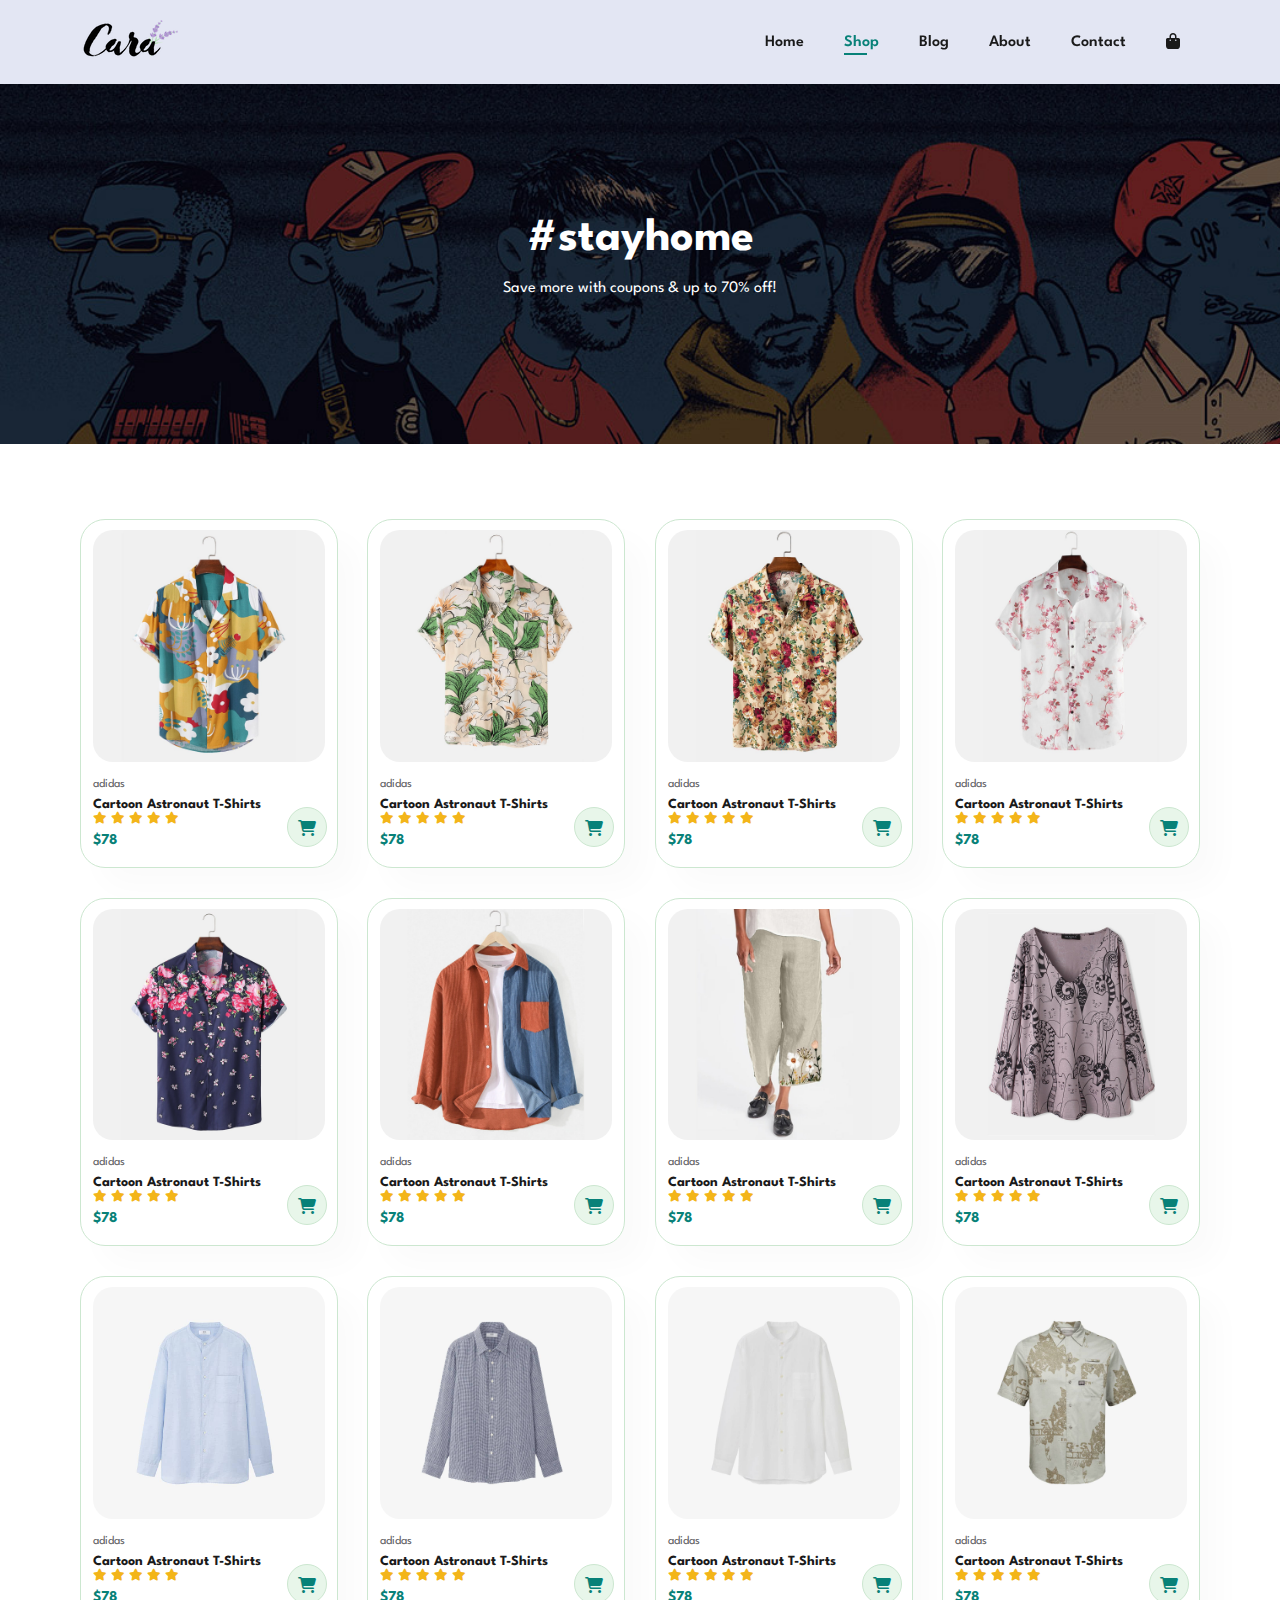
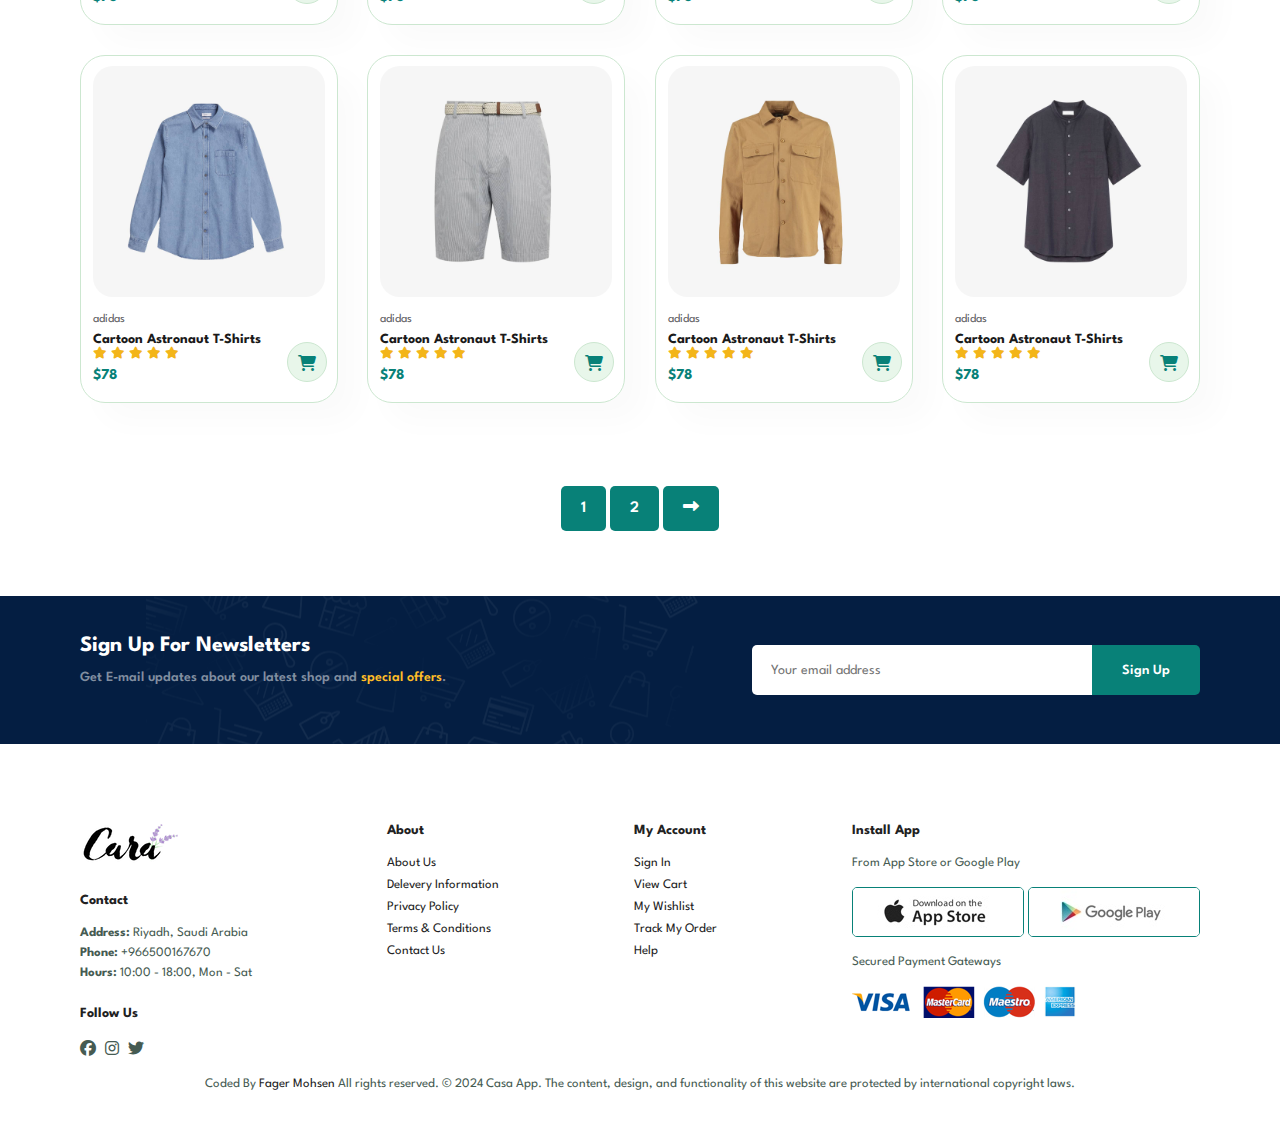
<file: shop.html>
<!DOCTYPE html>
<html lang="en">
<head>
    <meta charset="UTF-8">
    <meta name="viewport" content="width=device-width, initial-scale=1.0">
    <title>E-Commerce</title>
    <link rel="shortcut icon" href="./images/logo.png" type="image/x-icon">
    <link rel="stylesheet" href="https://cdnjs.cloudflare.com/ajax/libs/font-awesome/6.5.1/css/all.min.css" referrerpolicy="no-referrer" />
    <link rel="stylesheet" href="./styles.css">
</head>
<body>
    <section id="header">
        <a href="./index.html"><img src="./images/logo.png" class="logo" alt="logo"></a>

        <div>
            <ul id="navbar">
                <li><a href="index.html">Home</a></li>
                <li><a class="active" href="shop.html">Shop</a></li>
                <li><a href="blog.html">Blog</a></li>
                <li><a href="about.html">About</a></li>
                <li><a href="contact.html">Contact</a></li>
                <li id="lg-bag"><a href="cart.html"><i class="fa-solid fa-bag-shopping"></i></a></li>
                <a href="#" id="close"><i class="fa-solid fa-times"></i></a>
            </ul>
        </div>

        <div id="mobile">
            <a href="cart.html"><i class="fa-solid fa-bag-shopping"></i></a>
            <i id="bar" class="fa-solid fa-outdent"></i>
        </div>
    </section>

    <section id="page-header">
        <h2>#stayhome</h2>
        <p>Save more with coupons & up to 70% off! </p>
    </section>

    <section id="product1" class="section-p1">

        <div class="pro-container">
            <div class="pro" onclick="window.location.href='sproduct.html';">
                <img src="./images/products/f1.jpg" alt="">
                <div class="des">
                    <span>adidas</span>
                    <h5>Cartoon Astronaut T-Shirts</h5>
                    <div class="star">
                        <i class="fas fa-star"></i>
                        <i class="fas fa-star"></i>
                        <i class="fas fa-star"></i>
                        <i class="fas fa-star"></i>
                        <i class="fas fa-star"></i>
                    </div>
                    <h4>$78</h4>
                </div>
                <a href="#"><i class="fa fa-shopping-cart cart"></i></a>
            </div>
            <div class="pro" onclick="window.location.href='sproduct.html';">
                <img src="./images/products/f2.jpg" alt="">
                <div class="des">
                    <span>adidas</span>
                    <h5>Cartoon Astronaut T-Shirts</h5>
                    <div class="star">
                        <i class="fas fa-star"></i>
                        <i class="fas fa-star"></i>
                        <i class="fas fa-star"></i>
                        <i class="fas fa-star"></i>
                        <i class="fas fa-star"></i>
                    </div>
                    <h4>$78</h4>
                </div>
                <a href="#"><i class="fa fa-shopping-cart cart"></i></a>
            </div>
            <div class="pro" onclick="window.location.href='sproduct.html';">
                <img src="./images/products/f3.jpg" alt="">
                <div class="des">
                    <span>adidas</span>
                    <h5>Cartoon Astronaut T-Shirts</h5>
                    <div class="star">
                        <i class="fas fa-star"></i>
                        <i class="fas fa-star"></i>
                        <i class="fas fa-star"></i>
                        <i class="fas fa-star"></i>
                        <i class="fas fa-star"></i>
                    </div>
                    <h4>$78</h4>
                </div>
                <a href="#"><i class="fa fa-shopping-cart cart"></i></a>
            </div>
            <div class="pro" onclick="window.location.href='sproduct.html';">
                <img src="./images/products/f4.jpg" alt="">
                <div class="des">
                    <span>adidas</span>
                    <h5>Cartoon Astronaut T-Shirts</h5>
                    <div class="star">
                        <i class="fas fa-star"></i>
                        <i class="fas fa-star"></i>
                        <i class="fas fa-star"></i>
                        <i class="fas fa-star"></i>
                        <i class="fas fa-star"></i>
                    </div>
                    <h4>$78</h4>
                </div>
                <a href="#"><i class="fa fa-shopping-cart cart"></i></a>
            </div>
            <div class="pro" onclick="window.location.href='sproduct.html';">
                <img src="./images/products/f5.jpg" alt="">
                <div class="des">
                    <span>adidas</span>
                    <h5>Cartoon Astronaut T-Shirts</h5>
                    <div class="star">
                        <i class="fas fa-star"></i>
                        <i class="fas fa-star"></i>
                        <i class="fas fa-star"></i>
                        <i class="fas fa-star"></i>
                        <i class="fas fa-star"></i>
                    </div>
                    <h4>$78</h4>
                </div>
                <a href="#"><i class="fa fa-shopping-cart cart"></i></a>
            </div>
            <div class="pro" onclick="window.location.href='sproduct.html';">
                <img src="./images/products/f6.jpg" alt="">
                <div class="des">
                    <span>adidas</span>
                    <h5>Cartoon Astronaut T-Shirts</h5>
                    <div class="star">
                        <i class="fas fa-star"></i>
                        <i class="fas fa-star"></i>
                        <i class="fas fa-star"></i>
                        <i class="fas fa-star"></i>
                        <i class="fas fa-star"></i>
                    </div>
                    <h4>$78</h4>
                </div>
                <a href="#"><i class="fa fa-shopping-cart cart"></i></a>
            </div>
            <div class="pro" onclick="window.location.href='sproduct.html';">
                <img src="./images/products/f7.jpg" alt="">
                <div class="des">
                    <span>adidas</span>
                    <h5>Cartoon Astronaut T-Shirts</h5>
                    <div class="star">
                        <i class="fas fa-star"></i>
                        <i class="fas fa-star"></i>
                        <i class="fas fa-star"></i>
                        <i class="fas fa-star"></i>
                        <i class="fas fa-star"></i>
                    </div>
                    <h4>$78</h4>
                </div>
                <a href="#"><i class="fa fa-shopping-cart cart"></i></a>
            </div>
            <div class="pro" onclick="window.location.href='sproduct.html';">
                <img src="./images/products/f8.jpg" alt="">
                <div class="des">
                    <span>adidas</span>
                    <h5>Cartoon Astronaut T-Shirts</h5>
                    <div class="star">
                        <i class="fas fa-star"></i>
                        <i class="fas fa-star"></i>
                        <i class="fas fa-star"></i>
                        <i class="fas fa-star"></i>
                        <i class="fas fa-star"></i>
                    </div>
                    <h4>$78</h4>
                </div>
                <a href="#"><i class="fa fa-shopping-cart cart"></i></a>
            </div>
        
            <div class="pro" onclick="window.location.href='sproduct.html';">
                <img src="./images/products/n1.jpg" alt="">
                <div class="des">
                    <span>adidas</span>
                    <h5>Cartoon Astronaut T-Shirts</h5>
                    <div class="star">
                        <i class="fas fa-star"></i>
                        <i class="fas fa-star"></i>
                        <i class="fas fa-star"></i>
                        <i class="fas fa-star"></i>
                        <i class="fas fa-star"></i>
                    </div>
                    <h4>$78</h4>
                </div>
                <a href="#"><i class="fa fa-shopping-cart cart"></i></a>
            </div>
            <div class="pro" onclick="window.location.href='sproduct.html';">
                <img src="./images/products/n2.jpg" alt="">
                <div class="des">
                    <span>adidas</span>
                    <h5>Cartoon Astronaut T-Shirts</h5>
                    <div class="star">
                        <i class="fas fa-star"></i>
                        <i class="fas fa-star"></i>
                        <i class="fas fa-star"></i>
                        <i class="fas fa-star"></i>
                        <i class="fas fa-star"></i>
                    </div>
                    <h4>$78</h4>
                </div>
                <a href="#"><i class="fa fa-shopping-cart cart"></i></a>
            </div>
            <div class="pro" onclick="window.location.href='sproduct.html';">
                <img src="./images/products/n3.jpg" alt="">
                <div class="des">
                    <span>adidas</span>
                    <h5>Cartoon Astronaut T-Shirts</h5>
                    <div class="star">
                        <i class="fas fa-star"></i>
                        <i class="fas fa-star"></i>
                        <i class="fas fa-star"></i>
                        <i class="fas fa-star"></i>
                        <i class="fas fa-star"></i>
                    </div>
                    <h4>$78</h4>
                </div>
                <a href="#"><i class="fa fa-shopping-cart cart"></i></a>
            </div>
            <div class="pro" onclick="window.location.href='sproduct.html';">
                <img src="./images/products/n4.jpg" alt="">
                <div class="des">
                    <span>adidas</span>
                    <h5>Cartoon Astronaut T-Shirts</h5>
                    <div class="star">
                        <i class="fas fa-star"></i>
                        <i class="fas fa-star"></i>
                        <i class="fas fa-star"></i>
                        <i class="fas fa-star"></i>
                        <i class="fas fa-star"></i>
                    </div>
                    <h4>$78</h4>
                </div>
                <a href="#"><i class="fa fa-shopping-cart cart"></i></a>
            </div>
            <div class="pro" onclick="window.location.href='sproduct.html';">
                <img src="./images/products/n5.jpg" alt="">
                <div class="des">
                    <span>adidas</span>
                    <h5>Cartoon Astronaut T-Shirts</h5>
                    <div class="star">
                        <i class="fas fa-star"></i>
                        <i class="fas fa-star"></i>
                        <i class="fas fa-star"></i>
                        <i class="fas fa-star"></i>
                        <i class="fas fa-star"></i>
                    </div>
                    <h4>$78</h4>
                </div>
                <a href="#"><i class="fa fa-shopping-cart cart"></i></a>
            </div>
            <div class="pro" onclick="window.location.href='sproduct.html';">
                <img src="./images/products/n6.jpg" alt="">
                <div class="des">
                    <span>adidas</span>
                    <h5>Cartoon Astronaut T-Shirts</h5>
                    <div class="star">
                        <i class="fas fa-star"></i>
                        <i class="fas fa-star"></i>
                        <i class="fas fa-star"></i>
                        <i class="fas fa-star"></i>
                        <i class="fas fa-star"></i>
                    </div>
                    <h4>$78</h4>
                </div>
                <a href="#"><i class="fa fa-shopping-cart cart"></i></a>
            </div>
            <div class="pro" onclick="window.location.href='sproduct.html';">
                <img src="./images/products/n7.jpg" alt="">
                <div class="des">
                    <span>adidas</span>
                    <h5>Cartoon Astronaut T-Shirts</h5>
                    <div class="star">
                        <i class="fas fa-star"></i>
                        <i class="fas fa-star"></i>
                        <i class="fas fa-star"></i>
                        <i class="fas fa-star"></i>
                        <i class="fas fa-star"></i>
                    </div>
                    <h4>$78</h4>
                </div>
                <a href="#"><i class="fa fa-shopping-cart cart"></i></a>
            </div>
            <div class="pro" onclick="window.location.href='sproduct.html';">
                <img src="./images/products/n8.jpg" alt="">
                <div class="des">
                    <span>adidas</span>
                    <h5>Cartoon Astronaut T-Shirts</h5>
                    <div class="star">
                        <i class="fas fa-star"></i>
                        <i class="fas fa-star"></i>
                        <i class="fas fa-star"></i>
                        <i class="fas fa-star"></i>
                        <i class="fas fa-star"></i>
                    </div>
                    <h4>$78</h4>
                </div>
                <a href="#"><i class="fa fa-shopping-cart cart"></i></a>
            </div>
        </div>
    </section>

    <section id="pagination" class="section-p1">
        <a href="#">1</a>
        <a href="#">2</a>
        <a href="#"><i class="fa fa-long-arrow-alt-right"></i></a>
    </section>

    <section id="newsletter" class="section-p1 section-m1">
        <div class="newstext">
            <h4>Sign Up For Newsletters</h4>
            <p>Get E-mail updates about our latest shop and <span>special offers</span>.</p>
        </div>
        <div class="form">
            <input type="email" placeholder="Your email address">
            <button class="normal">Sign Up</button>
        </div>
    </section>

    <footer class="section-p1">
        <div class="col">
            <img class="logo" src="./images/logo.png" alt="">
            <h4>Contact</h4>
            <p><strong>Address: </strong> Riyadh, Saudi Arabia</p>
            <p><strong>Phone: </strong> +966500167670</p>
            <p><strong>Hours: </strong> 10:00 - 18:00, Mon - Sat</p>
            <div class="follow">
                <h4>Follow Us</h4>
                <div class="icon">
                    <i class="fab fa-facebook"></i>
                    <i class="fab fa-instagram"></i>
                    <i class="fab fa-twitter"></i>
                </div>
            </div>
        </div>

        <div class="col">
            <h4>About</h4>
            <a href="#">About Us</a>
            <a href="#">Delevery Information</a>
            <a href="#">Privacy Policy</a>
            <a href="#">Terms & Conditions</a>
            <a href="#">Contact Us</a>
        </div>
        <div class="col">
            <h4>My Account</h4>
            <a href="#">Sign In</a>
            <a href="#">View Cart</a>
            <a href="#">My Wishlist</a>
            <a href="#">Track My Order</a>
            <a href="#">Help</a>
        </div>
        <div class="col install">
            <h4>Install App</h4>
            <p>From App Store or Google Play</p>
            <div class="row">
                <img src="./images/pay/app.jpg" alt="">
                <img src="./images/pay/play.jpg" alt="">
            </div>
            <p>Secured Payment Gateways</p>
            <img src="./images/pay/pay.png" alt="">
        </div>

        <div class="copyright">
            <p>Coded By <a href="https://www.linkedin.com/in/fager-saeed-25a923296/">Fager Mohsen</a> All rights reserved. &copy; 2024 Casa App. The content, design, and functionality of this website are protected by international copyright laws.</p>
        </div>
    </footer>
    
    <script src="./main.js"></script>
</body>
</html>
</file>
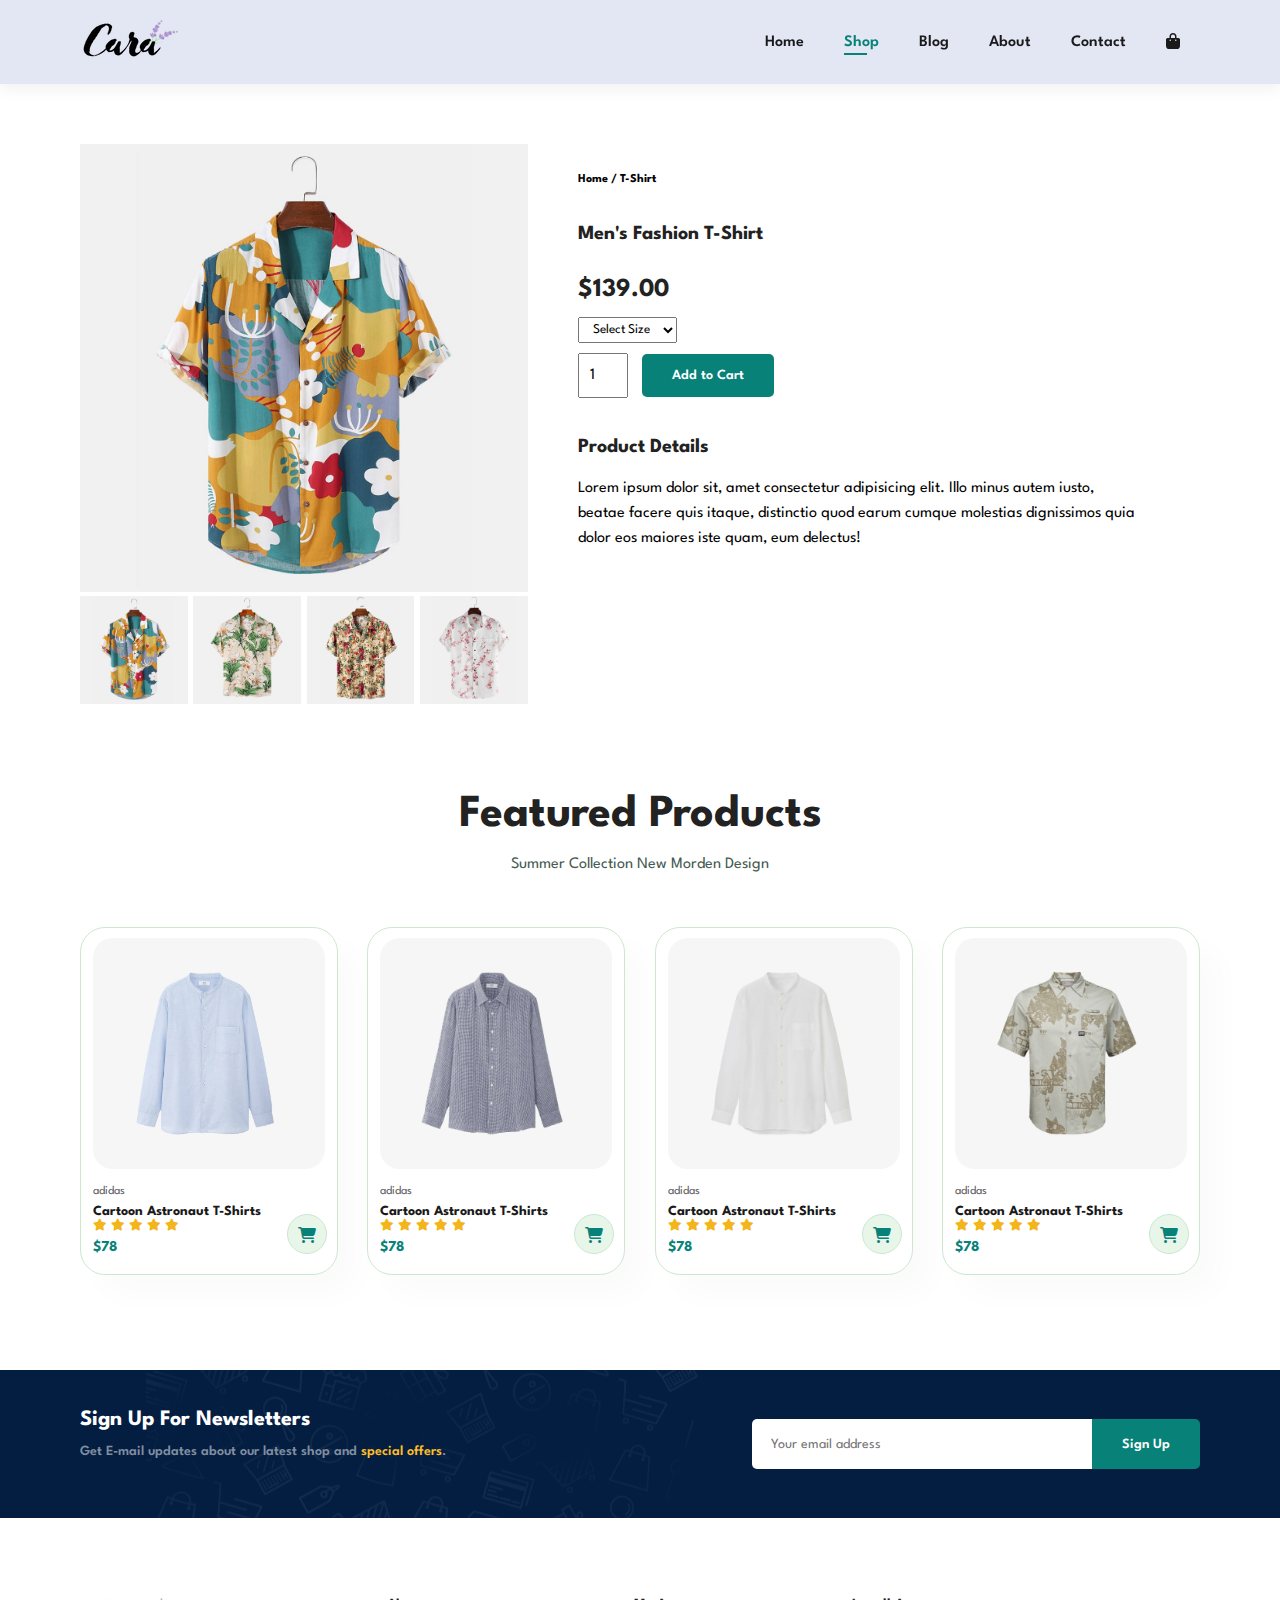
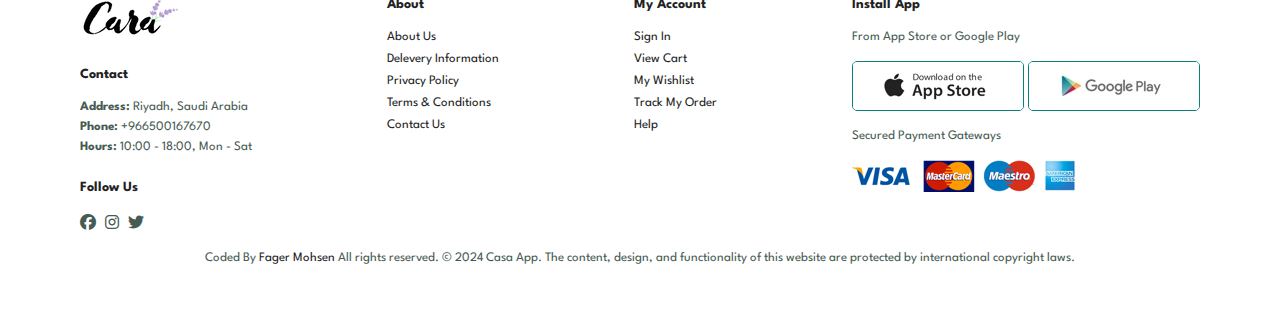
<file: sproduct.html>
<!DOCTYPE html>
<html lang="en">
<head>
    <meta charset="UTF-8">
    <meta name="viewport" content="width=device-width, initial-scale=1.0">
    <title>E-Commerce</title>
    <link rel="shortcut icon" href="./images/logo.png" type="image/x-icon">
    <link rel="stylesheet" href="https://cdnjs.cloudflare.com/ajax/libs/font-awesome/6.5.1/css/all.min.css"
        referrerpolicy="no-referrer" />
    <link rel="stylesheet" href="./styles.css">
</head>
<body>
    <section id="header">
        <a href="./index.html"><img src="./images/logo.png" class="logo" alt="logo"></a>

        <div>
            <ul id="navbar">
                <li><a href="index.html">Home</a></li>
                <li><a class="active" href="shop.html">Shop</a></li>
                <li><a href="blog.html">Blog</a></li>
                <li><a href="about.html">About</a></li>
                <li><a href="contact.html">Contact</a></li>
                <li id="lg-bag"><a href="cart.html"><i class="fa-solid fa-bag-shopping"></i></a></li>
                <a href="#" id="close"><i class="fa-solid fa-times"></i></a>
            </ul>
        </div>

        <div id="mobile">
            <a href="cart.html"><i class="fa-solid fa-bag-shopping"></i></a>
            <i id="bar" class="fa-solid fa-outdent"></i>
        </div>
    </section>

    <section id="prodetails" class="section-p1">
        <div class="single-pro-image">
            <img src="./images/products/f1.jpg" width="100%" id="MainImg" alt="">
            <div class="small-img-group">
                <div class="small-img-col">
                    <img src="./images/products/f1.jpg" width="100%" class="small-img" alt="">
                </div>
                <div class="small-img-col">
                    <img src="./images/products/f2.jpg" width="100%" class="small-img" alt="">
                </div>
                <div class="small-img-col">
                    <img src="./images/products/f3.jpg" width="100%" class="small-img" alt="">
                </div>
                <div class="small-img-col">
                    <img src="./images/products/f4.jpg" width="100%" class="small-img" alt="">
                </div>
            </div>
        </div>

        <div class="single-pro-details">
            <h6>Home / T-Shirt</h6>
            <h4>Men's Fashion T-Shirt</h4>
            <h2>$139.00</h2>
            <select name="" id="">
                <option>Select Size</option>
                <option>XL</option>
                <option>XXL</option>
                <option>Small</option>
                <option>Large</option>
            </select>
            <input type="number" value="1">
            <button class="normal">Add to Cart</button>
            <h4>Product Details</h4>
            <span>Lorem ipsum dolor sit, amet consectetur adipisicing elit. Illo minus autem iusto, beatae facere quis
                itaque, distinctio quod earum cumque molestias dignissimos quia dolor eos maiores iste quam, eum
                delectus!</span>
        </div>
    </section>

    <section id="product1" class="section-p1">
        <h2>Featured Products</h2>
        <p>Summer Collection New Morden Design</p>
        <div class="pro-container">
            <div class="pro">
                <img src="./images/products/n1.jpg" alt="">
                <div class="des">
                    <span>adidas</span>
                    <h5>Cartoon Astronaut T-Shirts</h5>
                    <div class="star">
                        <i class="fas fa-star"></i>
                        <i class="fas fa-star"></i>
                        <i class="fas fa-star"></i>
                        <i class="fas fa-star"></i>
                        <i class="fas fa-star"></i>
                    </div>
                    <h4>$78</h4>
                </div>
                <a href="#"><i class="fa fa-shopping-cart cart"></i></a>
            </div>
            <div class="pro">
                <img src="./images/products/n2.jpg" alt="">
                <div class="des">
                    <span>adidas</span>
                    <h5>Cartoon Astronaut T-Shirts</h5>
                    <div class="star">
                        <i class="fas fa-star"></i>
                        <i class="fas fa-star"></i>
                        <i class="fas fa-star"></i>
                        <i class="fas fa-star"></i>
                        <i class="fas fa-star"></i>
                    </div>
                    <h4>$78</h4>
                </div>
                <a href="#"><i class="fa fa-shopping-cart cart"></i></a>
            </div>
            <div class="pro">
                <img src="./images/products/n3.jpg" alt="">
                <div class="des">
                    <span>adidas</span>
                    <h5>Cartoon Astronaut T-Shirts</h5>
                    <div class="star">
                        <i class="fas fa-star"></i>
                        <i class="fas fa-star"></i>
                        <i class="fas fa-star"></i>
                        <i class="fas fa-star"></i>
                        <i class="fas fa-star"></i>
                    </div>
                    <h4>$78</h4>
                </div>
                <a href="#"><i class="fa fa-shopping-cart cart"></i></a>
            </div>
            <div class="pro">
                <img src="./images/products/n4.jpg" alt="">
                <div class="des">
                    <span>adidas</span>
                    <h5>Cartoon Astronaut T-Shirts</h5>
                    <div class="star">
                        <i class="fas fa-star"></i>
                        <i class="fas fa-star"></i>
                        <i class="fas fa-star"></i>
                        <i class="fas fa-star"></i>
                        <i class="fas fa-star"></i>
                    </div>
                    <h4>$78</h4>
                </div>
                <a href="#"><i class="fa fa-shopping-cart cart"></i></a>
            </div>
        </div>
    </section>

    <section id="newsletter" class="section-p1 section-m1">
        <div class="newstext">
            <h4>Sign Up For Newsletters</h4>
            <p>Get E-mail updates about our latest shop and <span>special offers</span>.</p>
        </div>
        <div class="form">
            <input type="email" placeholder="Your email address">
            <button class="normal">Sign Up</button>
        </div>
    </section>

    <footer class="section-p1">
        <div class="col">
            <img class="logo" src="./images/logo.png" alt="">
            <h4>Contact</h4>
            <p><strong>Address: </strong> Riyadh, Saudi Arabia</p>
            <p><strong>Phone: </strong> +966500167670</p>
            <p><strong>Hours: </strong> 10:00 - 18:00, Mon - Sat</p>
            <div class="follow">
                <h4>Follow Us</h4>
                <div class="icon">
                    <i class="fab fa-facebook"></i>
                    <i class="fab fa-instagram"></i>
                    <i class="fab fa-twitter"></i>
                </div>
            </div>
        </div>

        <div class="col">
            <h4>About</h4>
            <a href="#">About Us</a>
            <a href="#">Delevery Information</a>
            <a href="#">Privacy Policy</a>
            <a href="#">Terms & Conditions</a>
            <a href="#">Contact Us</a>
        </div>
        <div class="col">
            <h4>My Account</h4>
            <a href="#">Sign In</a>
            <a href="#">View Cart</a>
            <a href="#">My Wishlist</a>
            <a href="#">Track My Order</a>
            <a href="#">Help</a>
        </div>
        <div class="col install">
            <h4>Install App</h4>
            <p>From App Store or Google Play</p>
            <div class="row">
                <img src="./images/pay/app.jpg" alt="">
                <img src="./images/pay/play.jpg" alt="">
            </div>
            <p>Secured Payment Gateways</p>
            <img src="./images/pay/pay.png" alt="">
        </div>

        <div class="copyright">
            <p>Coded By <a href="https://www.linkedin.com/in/fager-saeed-25a923296/">Fager Mohsen</a> All rights reserved. &copy; 2024 Casa App. The content, design, and functionality of this website are
                protected by international copyright laws.</p>
        </div>
    </footer>

    <script src="./main.js"></script>
</body>
</html>
</file>
<file: styles.css>
@import url("https://fonts.googleapis.com/css2?family=League+Spartan:wght@100..900&display=swap");
* {
  margin: 0;
  padding: 0;
  box-sizing: border-box;
  font-family: "League Spartan", sans-serif;
}
h1 {
  font-size: 50px;
  line-height: 64px;
  color: #222;
}
h2 {
  font-size: 46px;
  line-height: 54px;
  color: #222;
}
h4 {
  font-size: 20px;
  color: #222;
}
h6 {
  font-weight: 700;
  font-size: 12px;
}
p {
  font-size: 16px;
  color: #465b52;
  margin: 15px 0 20px 0;
}
.section-p1 {
  padding: 40px 80px;
}
.section-m1 {
  margin: 40px 0;
}
button.normal {
  font-size: 14px;
  font-weight: 600;
  padding: 15px 30px;
  color: #000;
  background-color: #fff;
  border-radius: 5px;
  cursor: pointer;
  border: none;
  outline: none;
  transition: 0.3s ease;
}
button.white {
  font-size: 13px;
  font-weight: 600;
  padding: 11px 18px;
  color: #fff;
  background-color: transparent;
  /* border-radius: 5px; */
  cursor: pointer;
  border: 1px solid #fff;
  outline: none;
  transition: 0.3s ease;
}
body {
  width: 100%;
}

/* Home Page */
/* header */
#header {
  display: flex;
  align-items: center;
  justify-content: space-between;
  padding: 20px 80px;
  background-color: #e3e6f3;
  box-shadow: 0 5px 15px rgba(0, 0, 0, 0.06);
  z-index: 999;
  position: sticky;
  top: 0;
  left: 0;
}
#navbar {
  display: flex;
  align-items: center;
  justify-content: center;
}
#navbar li {
  position: relative;
  list-style: none;
  padding: 0 20px;
}
#navbar li a {
  text-decoration: none;
  font-size: 16px;
  font-weight: 600;
  color: #1a1a1a;
  transition: 0.3s ease;
}
#navbar li a:hover,
#navbar li a.active {
  color: #088178;
}
#navbar li a:hover::after,
#navbar li a.active::after {
  content: "";
  width: 30%;
  height: 2px;
  background-color: #088178;
  position: absolute;
  bottom: -5px;
  left: 20px;
}
#mobile {
  display: none;
  cursor: pointer;
  align-items: center;
}
#close {
  display: none;
}
/*   */

/*   */
#hero {
  background-image: url(./images/hero4.png);
  background-size: cover;
  background-position: top 25% right 0;
  height: 90vh;
  width: 100%;
  padding: 0 80px;
  display: flex;
  flex-direction: column;
  align-items: flex-start;
  justify-content: center;
}
#hero h4 {
  padding-bottom: 15px;
}
#hero h1 {
  color: #088178;
}
#hero button {
  background-image: url(./images/button.png);
  background-color: transparent;
  color: #088178;
  border: 0;
  padding: 15px 80px 15px 65px;
  background-repeat: no-repeat;
  cursor: pointer;
  font-weight: 700;
  font-size: 15px;
}
/*    */

/*    */
#feature {
  display: flex;
  align-items: center;
  justify-content: space-between;
  flex-wrap: wrap;
}
#feature .fe-box {
  width: 180px;
  text-align: center;
  padding: 25px 15px;
  box-shadow: 20px 20px 34px rgba(0, 0, 0, 0.03);
  border: 1px solid #cce7d0;
  border-radius: 5px;
  margin: 15px 0;
}
#feature .fe-box:hover {
  box-shadow: 10px 10px 54px rgba(70, 62, 221, 0.1);
}
#feature .fe-box img {
  width: 100%;
  margin-bottom: 10px;
}
#feature .fe-box h6 {
  display: inline-block;
  padding: 9px 8px 6px 8px;
  line-height: 1;
  border-radius: 5px;
  color: #088178;
  background-color: #fddde4;
}
#feature .fe-box:nth-child(2) h6 {
  background-color: #cdebbc;
}
#feature .fe-box:nth-child(3) h6 {
  background-color: #d1e8f2;
}
#feature .fe-box:nth-child(4) h6 {
  background-color: #cdd4f8;
}
#feature .fe-box:nth-child(5) h6 {
  background-color: #f6dbf6;
}
#feature .fe-box:nth-child(6) h6 {
  background-color: #fff2e5;
}
/*   */

/*    */
#product1 {
  text-align: center;
}
#product1 .pro-container {
  display: flex;
  justify-content: space-between;
  padding-top: 20px;
  flex-wrap: wrap;
}
#product1 .pro {
  position: relative;
  width: 23%;
  min-width: 250px;
  padding: 10px 12px;
  border: 1px solid #cce7d0;
  border-radius: 25px;
  cursor: pointer;
  box-shadow: 20px 20px 30px rgba(0, 0, 0, 0.02);
  margin: 15px 0;
  transition: 0.2s ease;
}
#product1 .pro:hover {
  box-shadow: 20px 20px 30px rgba(0, 0, 0, 0.06);
}
#product1 .pro img {
  width: 100%;
  border-radius: 20px;
}
#product1 .pro .des {
  text-align: start;
  padding: 10px 0;
}
#product1 .pro .des span {
  color: #606063;
  font-size: 12px;
}
#product1 .pro .des h5 {
  padding-top: 7px;
  color: #1a1a1a;
  font-size: 14px;
}
#product1 .pro .des i {
  font-size: 12px;
  color: rgb(243, 181, 25);
}
#product1 .pro .des h4 {
  padding-top: 7px;
  font-size: 15px;
  font-weight: 700;
  color: #088178;
}
#product1 .pro .cart {
  width: 40px;
  height: 40px;
  line-height: 40px;
  border-radius: 50px;
  background-color: #e8f6ea;
  color: #088178;
  border: 1px solid #cce7d0;
  position: absolute;
  bottom: 20px;
  right: 10px;
}
/*   */

/*   */
#banner {
  display: flex;
  flex-direction: column;
  align-items: center;
  justify-content: center;
  text-align: center;
  background-image: url(./images/banner/b2.jpg);
  width: 100%;
  height: 40vh;
  background-size: cover;
  background-position: center;
}
#banner h4 {
  color: #fff;
  font-size: 16px;
}
#banner h2 {
  color: #fff;
  font-size: 30px;
  padding: 10px 0;
}
#banner h2 span {
  color: #ef3636;
}
#banner button:hover {
  background-color: #088178;
  color: #fff;
}
/*   */

/*  */
#sm-banner {
  display: flex;
  justify-content: space-between;
  flex-wrap: wrap;
}
#sm-banner .banner-box {
  display: flex;
  flex-direction: column;
  align-items: flex-start;
  justify-content: center;
  background-image: url(./images/banner/b17.jpg);
  min-width: 580px;
  height: 50vh;
  background-size: cover;
  background-position: center;
  padding: 30px;
}
#sm-banner .banner-box2 {
  background-image: url(./images/banner/b10.jpg);
}
#sm-banner h4 {
  color: #fff;
  font-size: 20px;
  font-weight: 300;
}
#sm-banner h2 {
  color: #fff;
  font-size: 28px;
  font-weight: 800;
}
#sm-banner span {
  color: #fff;
  font-size: 14px;
  font-weight: 500;
  padding-bottom: 15px;
}
#sm-banner .banner-box:hover button {
  background-color: #088178;
  border: 1px solid #088178;
}
/*   */

/*   */
#banner3 {
  display: flex;
  justify-content: space-between;
  flex-wrap: wrap;
  padding: 0 80px;
}
#banner3 .banner-box {
  display: flex;
  flex-direction: column;
  align-items: flex-start;
  justify-content: center;
  background-image: url(./images/banner/b7.jpg);
  min-width: 30%;
  height: 30vh;
  background-size: cover;
  background-position: center;
  padding: 20px;
  margin-bottom: 20px;
}
#banner3 .banner-box2 {
  background-image: url(./images/banner/b4.jpg);
}
#banner3 .banner-box3 {
  background-image: url(./images/banner/b18.jpg);
}
#banner3 h2 {
  color: #fff;
  font-weight: 900;
  font-size: 22px;
}
#banner3 h3 {
  color: #ef3636;
  font-weight: 800;
  font-size: 15px;
}
/*   */

/*   */
#newsletter {
  display: flex;
  justify-content: space-between;
  flex-wrap: wrap;
  align-items: center;
  background-image: url(./images/banner/b14.png);
  background-repeat: no-repeat;
  background-position: 20% 30%;
  background-color: #041e42;
}
#newsletter h4 {
  font-size: 22px;
  font-weight: 700;
  color: #fff;
}
#newsletter p {
  font-size: 14px;
  font-weight: 600;
  color: #818ea0;
}
#newsletter p span {
  color: #ffbd27;
}
#newsletter .form {
  display: flex;
  width: 40%;
}
#newsletter input {
  height: 3.125rem;
  padding: 0 1.25em;
  font-size: 14px;
  width: 100%;
  border: 1px solid transparent;
  border-radius: 5px;
  outline: none;
  border-top-right-radius: 0;
  border-bottom-right-radius: 0;
}
#newsletter button {
  background-color: #088178;
  color: #fff;
  white-space: nowrap;
  border-top-left-radius: 0;
  border-bottom-left-radius: 0;
}
/*   */

/*   */
footer {
  display: flex;
  flex-wrap: wrap;
  justify-content: space-between;
}
footer .col {
  display: flex;
  flex-direction: column;
  align-items: flex-start;
  margin-bottom: 20px;
}
footer .logo {
  margin-bottom: 30px;
}
footer h4 {
  font-size: 14px;
  padding-bottom: 20px;
}
footer p {
  font-size: 13px;
  margin: 0 0 8px 0;
}
footer a {
  font-size: 13px;
  text-decoration: none;
  color: #222;
  margin-bottom: 10px;
  transition: 0.3s;
}
footer .follow {
  margin-top: 20px;
}
footer .follow {
  margin-top: 20px;
}
footer .follow i {
  color: #465b52;
  padding-right: 5px;
  cursor: pointer;
}
footer .install .row img {
  border: 1px solid #088178;
  border-radius: 5px;
}
footer .install img {
  margin: 10px 0 15px 0;
}
footer .follow i:hover,
footer a:hover {
  color: #088178;
}
footer .copyright {
  width: 100%;
  text-align: center;
}
/*   */
/* End Home Page */

/* Shop Page */
#page-header {
  background-image: url(./images/banner/b1.jpg);
  width: 100%;
  height: 40vh;
  background-size: cover;
  display: flex;
  justify-content: center;
  align-items: center;
  flex-direction: column;
  padding: 14px;
}
#page-header h2,
#page-header p {
  color: #fff;
}
/*   */

/*   */
#pagination {
  text-align: center;
}
#pagination a {
  text-decoration: none;
  background-color: #088178;
  padding: 15px 20px;
  border-radius: 5px;
  color: #fff;
  font-weight: 600;
}
#pagination a i {
  font-size: 16px;
}
/* End Shop Page */

/* Single Product Page */
#prodetails {
  display: flex;
  margin-top: 20px;
}
#prodetails .single-pro-image {
  width: 40%;
  margin-right: 50px;
}
.small-img-group {
  display: flex;
  justify-content: space-between;
}
.small-img-col {
  flex-basis: 24%;
  cursor: pointer;
}
#prodetails .single-pro-details {
  width: 50%;
  padding-top: 30px;
}
#prodetails .single-pro-details h4 {
  padding: 40px 0 20px 0;
}
#prodetails .single-pro-details h2 {
  font-size: 26px;
}
#prodetails .single-pro-details select {
  display: block;
  padding: 5px 10px;
  margin-bottom: 10px;
}
#prodetails .single-pro-details input {
  width: 50px;
  height: 45px;
  padding-left: 10px;
  font-size: 16px;
  margin-right: 10px;
}
#prodetails .single-pro-details input:focus {
  outline: none;
}
#prodetails .single-pro-details button {
  background-color: #088178;
  color: #fff;
}
#prodetails .single-pro-details span {
  line-height: 25px;
}
/* End Single Product Page */

/* blog Page */
#page-header.blog-header {
  background-image: url(./images/banner/b19.jpg);
}
#blog {
  padding: 150px 150px 0 150px;
}
#blog .blog-box {
  position: relative;
  display: flex;
  align-items: center;
  width: 100%;
  padding-bottom: 90px;
}
#blog .blog-img {
  width: 50%;
  margin-right: 40px;
}
#blog img {
  width: 100%;
  height: 300px;
  object-fit: cover;
}
#blog .blog-details {
  width: 50%;
}
#blog .blog-details a {
  position: relative;
  text-decoration: none;
  font-size: 11px;
  color: #000;
  font-weight: 700;
  transition: 0.3s;
}
#blog .blog-details a::after {
  content: "";
  width: 50px;
  height: 1px;
  background-color: #000;
  position: absolute;
  top: 5px;
  right: -60px;
}
#blog .blog-details a:hover {
  color: #088178;
}
#blog .blog-details a:hover::after {
  background-color: #088178;
}
#blog .blog-box h1 {
  position: absolute;
  top: -40px;
  left: 0;
  font-size: 70px;
  font-weight: 700;
  color: #c9cbce;
  z-index: -9;
}
/* End blog Page */

/* About Page */
#page-header.about-header {
  background-image: url(./images/about/banner.png);
}
#about-head {
  display: flex;
  align-items: center;
}
#about-head img {
  width: 50%;
  height: auto;
}
#about-head div {
  padding-left: 40px;
}
#about-app {
  text-align: center;
}
#about-app .video {
  width: 70%;
  height: 100%;
  margin: 30px auto 0 auto;
}
#about-app .video video {
  width: 100%;
  height: 100%;
  border-radius: 20px;
}
/* End About Page */

/* Contact Page */
#contact-details {
  display: flex;
  align-items: center;
  justify-content: space-between;
}
#contact-details .details {
  width: 40%;
}
#contact-details .details span,
#form-details form span {
  font-size: 12px;
}
#contact-details .details h2,
#form-details form h2 {
  font-size: 26px;
  line-height: 35px;
  padding: 20px 0;
}
#contact-details .details h3 {
  font-size: 16px;
  padding-bottom: 15px;
}
#contact-details .details li {
  list-style: none;
  display: flex;
  padding: 10px 0;
}
#contact-details .details li i {
  font-size: 14px;
  padding-right: 22px;
}
#contact-details .details li p {
  font-size: 14px;
  margin: 0;
}
#contact-details .map {
  width: 55%;
  height: 400px;
}
#contact-details .map iframe {
  width: 100%;
  height: 100%;
}
#form-details {
  display: flex;
  justify-content: space-between;
  margin: 30px;
  padding: 80px;
  border: 1px solid #e1e1e1;
}
#form-details form {
  width: 65%;
  display: flex;
  flex-direction: column;
  align-items: flex-start;
}
#form-details form input,
#form-details form textarea {
  width: 100%;
  padding: 12px 15px;
  outline: none;
  margin-bottom: 20px;
  border: 1px solid #e1e1e1;
  border-radius: 5px;
  resize: none;
}
#form-details form button {
  background-color: #088178;
  color: #fff;
}
#form-details .people div {
  padding-bottom: 25px;
  display: flex;
  align-items: flex-start;
}
#form-details .people div img {
  width: 65px;
  height: 65px;
  object-fit: cover;
  margin-right: 15px;
}
#form-details .people div p {
  margin: 0;
  font-size: 13px;
  line-height: 25px;
}
#form-details .people div p span {
  display: block;
  font-size: 16px;
  font-weight: 600;
  color: #000;
}
/* End Contact Page */

/* Cart Page */
#cart {
  overflow-x: auto;
}
#cart table {
  width: 100%;
  border-collapse: collapse;
  table-layout: fixed;
  white-space: nowrap;
}
#cart table img {
  width: 70px;
}
#cart table td:nth-child(1) {
  width: 100px;
  text-align: center;
}
#cart table td:nth-child(2) {
  width: 150px;
  text-align: center;
}
#cart table td:nth-child(3) {
  width: 250px;
  text-align: center;
}
#cart table td:nth-child(4),
#cart table td:nth-child(5),
#cart table td:nth-child(6) {
  width: 150px;
  text-align: center;
}
#cart table td:nth-child(5) input {
  width: 70px;
  padding: 10px 5px 10px 15px;
}
#cart table thead {
  border: 1px solid #e2e9e1;
  border-left: none;
  border-right: none;
}
#cart table thead td {
  font-weight: 700;
  text-transform: uppercase;
  font-size: 13px;
  padding: 18px 0;
}
#cart table tbody tr td {
  padding-top: 15px;
}
#cart table tbody td {
  font-size: 13px;
}
#cart-add {
  display: flex;
  flex-wrap: wrap;
  justify-content: space-between;
}
#coupon {
  width: 50%;
  margin-bottom: 30px;
}
#coupon h3, #subtotal h3 {
  padding-bottom: 15px;
}
#coupon input {
  padding: 10px 20px;
  outline: none;
  width: 60%;
  margin-right: 10px;
  border: 1px solid #e2e9e1;
}
#coupon button, #subtotal button {
  background-color: #088178;
  color: #fff;
  padding: 12px 20px;
}
#subtotal {
  width: 50%;
  margin-bottom: 30px;
  border: 1px solid #e2e9e1;
  padding: 30px;
}
#subtotal table {
  border-collapse: collapse;
  width: 100%;
  margin-bottom: 20px;
}
#subtotal table td {
  width: 50%;
  border: 1px solid #e2e9e1;
  padding: 10px;
  font-size: 13px;
}
/* End Cart Page */

/* Media Query */
@media (max-width: 799px) {
  /* Home Page */
  .section-p1 {
    padding: 40px 40px;
  }
  #navbar {
    display: flex;
    flex-direction: column;
    align-items: flex-start;
    justify-content: flex-start;
    position: fixed;
    top: 0;
    right: -300px;
    height: 100vh;
    width: 300px;
    background-color: #e3e6f3;
    box-shadow: 0 40px 60px rgba(0, 0, 0, 0.1);
    padding: 80px 0 0 10px;
    transition: 0.5s;
  }
  #navbar.active {
    right: 0;
  }
  #navbar li {
    margin-bottom: 25px;
  }
  #mobile {
    display: flex;
    cursor: pointer;
    align-items: center;
  }
  #mobile i {
    color: #1a1a1a;
    font-size: 25px;
    padding-left: 20px;
  }
  #close {
    display: initial;
    cursor: pointer;
    position: absolute;
    top: 30px;
    left: 30px;
    color: #222;
    font-size: 25px;
  }
  #lg-bag {
    display: none;
  }
  #hero {
    height: 70vh;
    padding: 0 80px;
    background-position: top 30% right 30%;
  }
  #feature {
    justify-content: center;
  }
  #feature .fe-box {
    margin: 15px;
  }
  #product1 .pro-container {
    justify-content: center;
  }
  #product1 .pro {
    margin: 15px;
  }
  #banner {
    height: 20vh;
  }
  #sm-banner .banner-box {
    min-width: 100%;
    height: 30vh;
  }
  #banner3 {
    padding: 0 40px;
  }
  #banner3 .banner-box {
    width: 28%;
  }
  #newsletter .form {
    width: 70%;
  }
  /* End Home Page */

  /* Contact Page */
  #form-details {
    padding: 40px;
  }
  #form-details form {
    width: 50%;
  }
  /* End Contact Page */
}
@media (max-width: 477px) {
  /* Home Page */
  .section-p1 {
    padding: 20px;
  }
  #header {
    padding: 10px 30px;
  }
  h1 {
    font-size: 38px;
  }
  h2 {
    font-size: 32px;
  }
  #hero {
    padding: 0 20px;
    background-position: 55%;
  }
  #feature {
    justify-content: space-between;
  }
  #feature .fe-box {
    width: 150px;
    margin: 0 0 15px 0;
  }
  #product1 .pro {
    width: 100%;
  }
  #banner {
    height: 40vh;
  }
  #sm-banner .banner-box {
    height: 40vh;
  }
  #sm-banner .banner-box2 {
    margin-top: 20px;
  }
  #banner3 {
    padding: 0 20px;
  }
  #banner3 .banner-box {
    width: 100%;
  }
  #newsletter {
    padding: 40px 20px;
  }
  #newsletter .form {
    width: 100%;
  }
  /* End Home Page */

  /* Single Product Page */
  #prodetails {
    flex-direction: column;
  }
  #prodetails .single-pro-image {
    width: 100%;
    margin-right: 0;
  }
  #prodetails .single-pro-details {
    width: 100%;
    text-align: center;
  }
  #prodetails .single-pro-details select {
    width: 90%;
  }
  /* End Single Product Page */

  /* blog Page */
  #blog {
    padding: 100px 20px 0 20px;
  }
  #blog .blog-box {
    flex-direction: column;
    align-items: flex-start;
  }
  #blog .blog-img {
    width: 100%;
    margin-right: 0;
    margin-bottom: 30px;
  }
  #blog .blog-details {
    width: 100%;
  }
  /* End blog Page */

  /* About Page */
  #about-head {
    flex-direction: column;
  }
  #about-head img {
    width: 100%;
    margin-bottom: 20px;
  }
  #about-head div {
    padding-left: 0;
  }
  #about-app .video {
    width: 100%;
  }
  /* End About Page */

  /* Contact Page */
  #contact-details {
    flex-direction: column;
  }
  #contact-details .details {
    width: 100%;
    margin-bottom: 30px;
  }
  #contact-details .map {
    width: 100%;
  }
  #form-details {
    margin: 10px;
    padding: 30px 10px;
    flex-wrap: wrap;
  }
  #form-details form {
    width: 100%;
    margin-bottom: 30px;
  }
  /* End Contact Page */

  /* Cart Page */
  #cart-add {
    flex-direction: column;
  }
  #coupon {
    width: 100%;
  }
  #subtotal {
    width: 100%;
    padding: 20px;
  }
  /* End Cart Page */
}
/* End Media Query */
</file>
